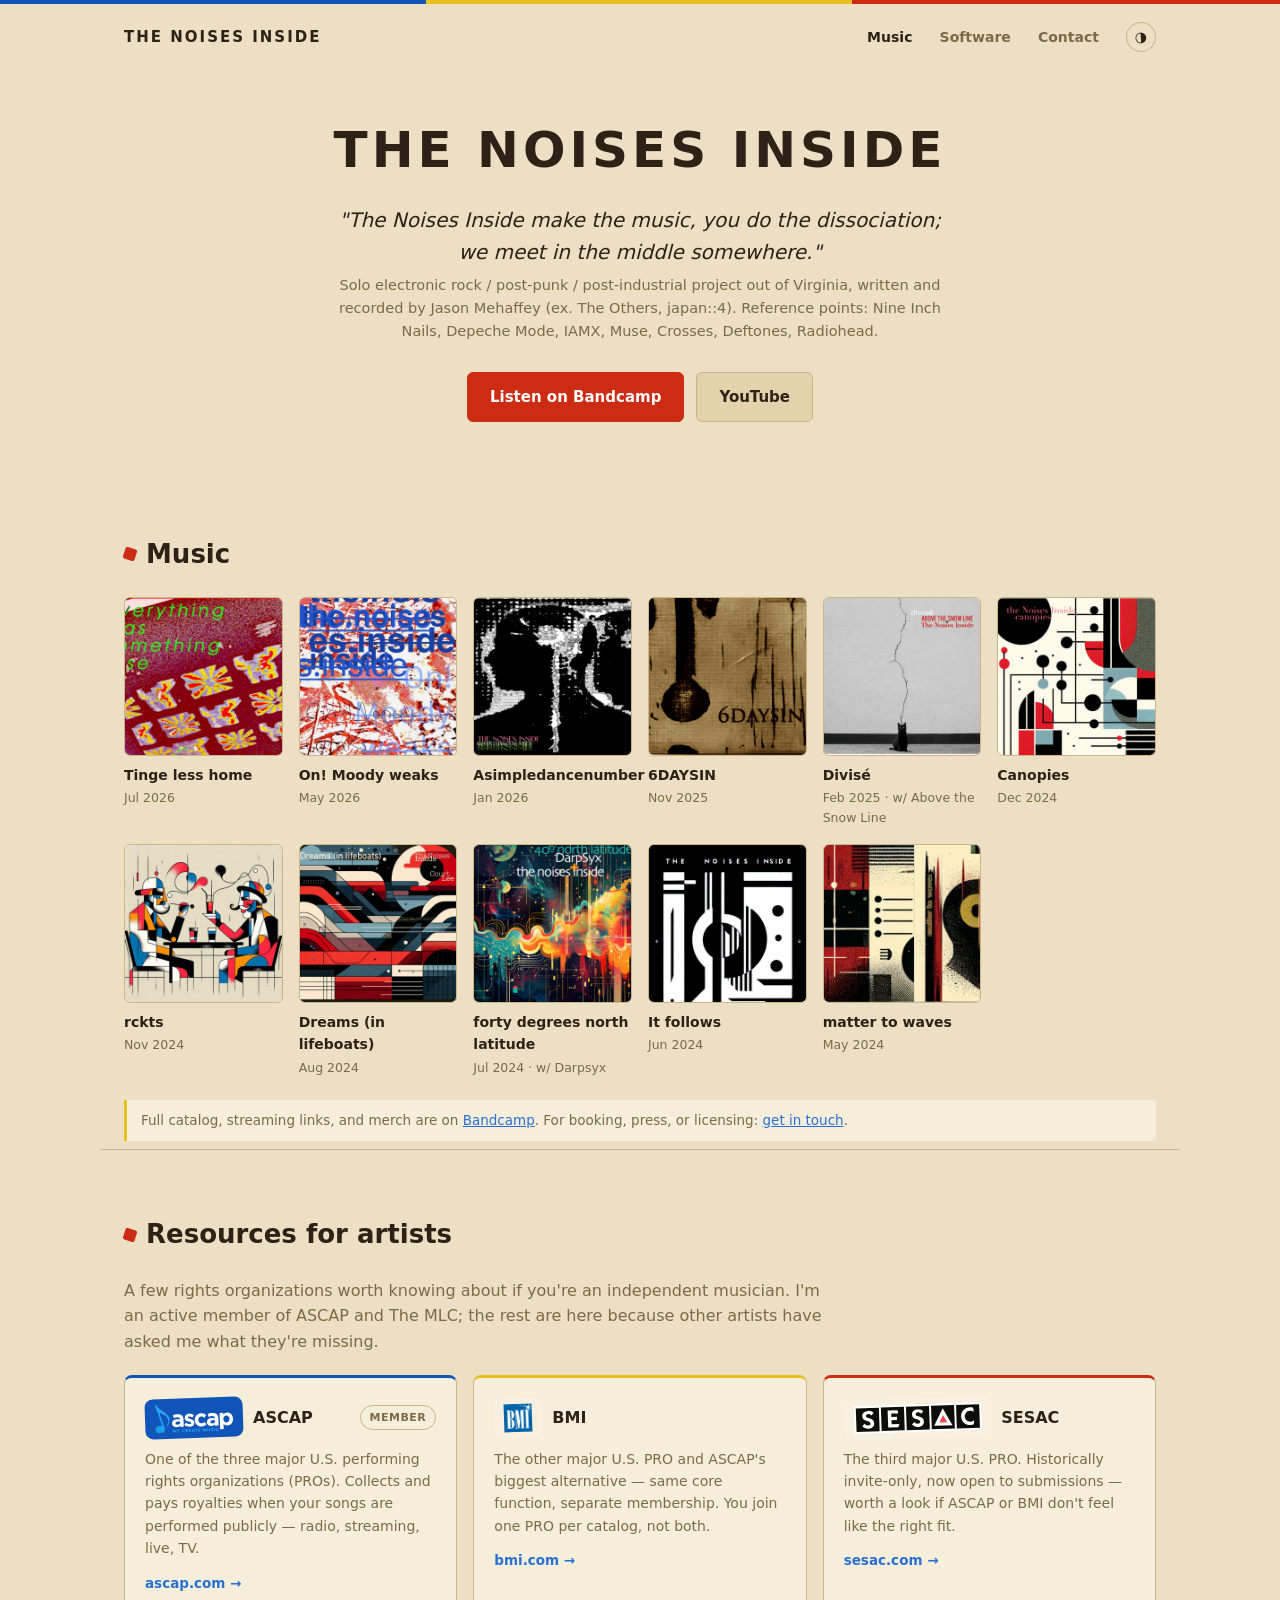
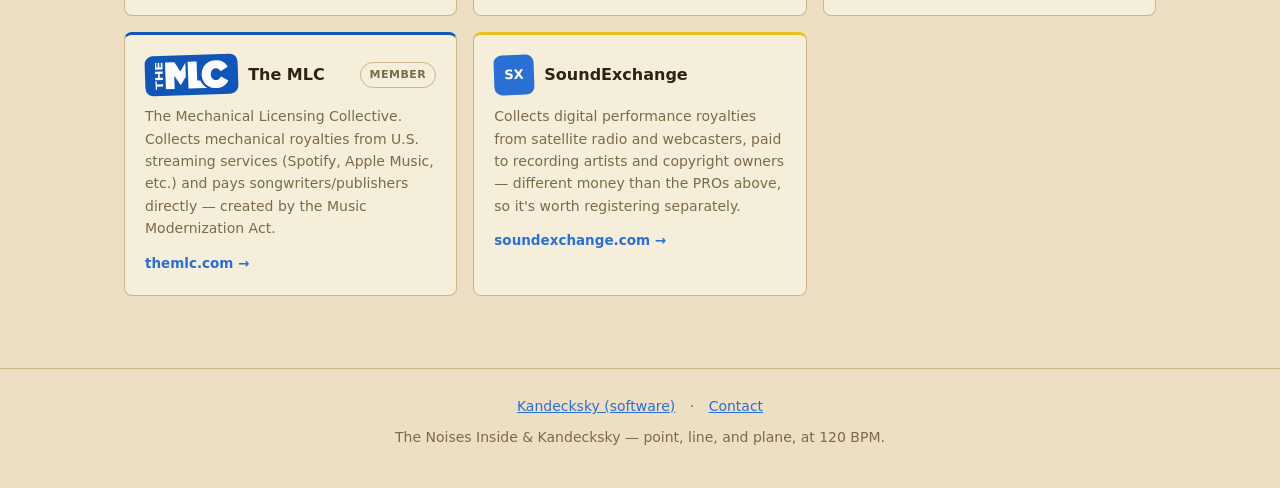
<file: index.html>
<!DOCTYPE html>
<html lang="en">
<head>
  <meta charset="UTF-8">
  <meta name="viewport" content="width=device-width, initial-scale=1.0">
  <title>The Noises Inside — music</title>
  <meta name="description" content="The Noises Inside: solo electronic rock / post-punk / post-industrial project by Jason Mehaffey. Also home of Kandecksky, a live-performance clip launcher and granular instrument.">
  <link rel="icon" href="favicon.svg" type="image/svg+xml">
  <link rel="icon" href="favicon-32.png" sizes="32x32" type="image/png">
  <link rel="apple-touch-icon" href="apple-touch-icon.png">
  <link rel="stylesheet" href="assets/site.css">
  <script>
    (function () {
      var saved = localStorage.getItem('theme');
      var theme = saved || (matchMedia('(prefers-color-scheme: light)').matches ? 'light' : 'dark');
      document.documentElement.setAttribute('data-theme', theme);
    })();
  </script>
</head>
<body>

<div class="tri-stripe"></div>

<nav class="topnav">
  <a class="brand" href="index.html">The Noises Inside</a>
  <div class="links">
    <a href="index.html" aria-current="page">Music</a>
    <a href="kandecksky.html">Software</a>
    <a href="contact.html">Contact</a>
    <button class="theme-toggle" id="themeToggle" type="button" aria-label="Toggle light/dark theme">◐</button>
  </div>
</nav>

<header class="band-hero" id="home">
  <h1>The Noises Inside</h1>
  <p class="tagline">"The Noises Inside make the music, you do the dissociation; we meet in the middle somewhere."</p>
  <p class="sub">Solo electronic rock / post-punk / post-industrial project out of Virginia, written and
    recorded by Jason Mehaffey (ex. The Others, japan::4). Reference points: Nine Inch Nails, Depeche
    Mode, IAMX, Muse, Crosses, Deftones, Radiohead.</p>
  <div class="cta-row">
    <a class="btn tni" href="https://thenoisesinside.bandcamp.com" target="_blank" rel="noopener">Listen on Bandcamp</a>
    <a class="btn ghost" href="https://youtube.com/@thenoisesinside" target="_blank" rel="noopener">YouTube</a>
  </div>
</header>

<section id="music">
  <h2>Music</h2>
  <div class="discog">
    <a href="https://thenoisesinside.bandcamp.com/album/tinge-less-home" target="_blank" rel="noopener">
      <img class="art" src="assets/discog/tinge-less-home.jpg" alt="Tinge less home cover art" loading="lazy">
      <span class="title">Tinge less home</span><span class="year">Jul 2026</span>
    </a>
    <a href="https://thenoisesinside.bandcamp.com/album/on-moody-weaks" target="_blank" rel="noopener">
      <img class="art" src="assets/discog/on-moody-weaks.jpg" alt="On! Moody weaks cover art" loading="lazy">
      <span class="title">On! Moody weaks</span><span class="year">May 2026</span>
    </a>
    <a href="https://thenoisesinside.bandcamp.com/track/asimpledancenumber" target="_blank" rel="noopener">
      <img class="art" src="assets/discog/asimpledancenumber.jpg" alt="Asimpledancenumber cover art" loading="lazy">
      <span class="title">Asimpledancenumber</span><span class="year">Jan 2026</span>
    </a>
    <a href="https://thenoisesinside.bandcamp.com/album/6daysin" target="_blank" rel="noopener">
      <img class="art" src="assets/discog/6daysin.jpg" alt="6DAYSIN cover art" loading="lazy">
      <span class="title">6DAYSIN</span><span class="year">Nov 2025</span>
    </a>
    <a href="https://abovethesnowline.bandcamp.com/album/divis-ep" target="_blank" rel="noopener">
      <img class="art" src="assets/discog/divise.jpg" alt="Divisé cover art" loading="lazy">
      <span class="title">Divisé</span><span class="year">Feb 2025 · w/ Above the Snow Line</span>
    </a>
    <a href="https://thenoisesinside.bandcamp.com/track/canopies" target="_blank" rel="noopener">
      <img class="art" src="assets/discog/canopies.jpg" alt="Canopies cover art" loading="lazy">
      <span class="title">Canopies</span><span class="year">Dec 2024</span>
    </a>
    <a href="https://thenoisesinside.bandcamp.com/track/rckts" target="_blank" rel="noopener">
      <img class="art" src="assets/discog/rckts.jpg" alt="rckts cover art" loading="lazy">
      <span class="title">rckts</span><span class="year">Nov 2024</span>
    </a>
    <a href="https://thenoisesinside.bandcamp.com/track/dreams-in-lifeboats" target="_blank" rel="noopener">
      <img class="art" src="assets/discog/dreams-in-lifeboats.jpg" alt="Dreams (in lifeboats) cover art" loading="lazy">
      <span class="title">Dreams (in lifeboats)</span><span class="year">Aug 2024</span>
    </a>
    <a href="https://thenoisesinside.bandcamp.com/track/forty-degrees-north-latitude" target="_blank" rel="noopener">
      <img class="art" src="assets/discog/forty-degrees-north-latitude.jpg" alt="forty degrees north latitude cover art" loading="lazy">
      <span class="title">forty degrees north latitude</span><span class="year">Jul 2024 · w/ Darpsyx</span>
    </a>
    <a href="https://thenoisesinside.bandcamp.com/album/it-follows" target="_blank" rel="noopener">
      <img class="art" src="assets/discog/it-follows.jpg" alt="It follows cover art" loading="lazy">
      <span class="title">It follows</span><span class="year">Jun 2024</span>
    </a>
    <a href="https://thenoisesinside.bandcamp.com/album/matter-to-waves" target="_blank" rel="noopener">
      <img class="art" src="assets/discog/matter-to-waves.jpg" alt="matter to waves cover art" loading="lazy">
      <span class="title">matter to waves</span><span class="year">May 2024</span>
    </a>
  </div>
  <p class="dl-note" style="margin-top:22px">
    Full catalog, streaming links, and merch are on
    <a href="https://thenoisesinside.bandcamp.com" target="_blank" rel="noopener">Bandcamp</a>.
    For booking, press, or licensing: <a href="contact.html">get in touch</a>.
  </p>
</section>

<section class="divider" id="resources">
  <h2>Resources for artists</h2>
  <p style="max-width:720px; color:var(--muted); margin-bottom:20px">
    A few rights organizations worth knowing about if you're an independent
    musician. I'm an active member of ASCAP and The MLC; the rest are here
    because other artists have asked me what they're missing.
  </p>
  <div class="features">
    <div class="card resource-card">
      <div class="icon-row">
        <div class="resource-logo" style="background:var(--k-blue)"><img src="assets/resources/ascap.svg" alt="ASCAP logo"></div>
        <h3 style="margin:0">ASCAP</h3>
        <span class="member-tag">Member</span>
      </div>
      <p>One of the three major U.S. performing rights organizations (PROs).
      Collects and pays royalties when your songs are performed publicly —
      radio, streaming, live, TV.</p>
      <a href="https://www.ascap.com/" target="_blank" rel="noopener">ascap.com →</a>
    </div>
    <div class="card resource-card">
      <div class="icon-row">
        <div class="resource-logo" style="background:#f7f0e0"><img src="assets/resources/bmi.png" alt="BMI logo"></div>
        <h3 style="margin:0">BMI</h3>
      </div>
      <p>The other major U.S. PRO and ASCAP's biggest alternative — same core
      function, separate membership. You join one PRO per catalog, not both.</p>
      <a href="https://www.bmi.com/" target="_blank" rel="noopener">bmi.com →</a>
    </div>
    <div class="card resource-card">
      <div class="icon-row">
        <div class="resource-logo" style="background:#f7f0e0"><img src="assets/resources/sesac.svg" alt="SESAC logo"></div>
        <h3 style="margin:0">SESAC</h3>
      </div>
      <p>The third major U.S. PRO. Historically invite-only, now open to
      submissions — worth a look if ASCAP or BMI don't feel like the right
      fit.</p>
      <a href="https://www.sesac.com/" target="_blank" rel="noopener">sesac.com →</a>
    </div>
    <div class="card resource-card">
      <div class="icon-row">
        <div class="resource-logo" style="background:var(--k-blue)"><img src="assets/resources/mlc.svg" alt="The MLC logo"></div>
        <h3 style="margin:0">The MLC</h3>
        <span class="member-tag">Member</span>
      </div>
      <p>The Mechanical Licensing Collective. Collects mechanical royalties
      from U.S. streaming services (Spotify, Apple Music, etc.) and pays
      songwriters/publishers directly — created by the Music Modernization Act.</p>
      <a href="https://www.themlc.com/" target="_blank" rel="noopener">themlc.com →</a>
    </div>
    <div class="card resource-card">
      <div class="icon-row">
        <div class="resource-logo" style="background:var(--accent); color:#fff; font-weight:800; font-size:13px">SX</div>
        <h3 style="margin:0">SoundExchange</h3>
      </div>
      <p>Collects digital performance royalties from satellite radio and
      webcasters, paid to recording artists and copyright owners — different
      money than the PROs above, so it's worth registering separately.</p>
      <a href="https://www.soundexchange.com/" target="_blank" rel="noopener">soundexchange.com →</a>
    </div>
  </div>
</section>

<footer>
  <div>
    <a href="kandecksky.html">Kandecksky (software)</a> ·
    <a href="contact.html">Contact</a>
  </div>
  <div style="margin-top:8px">The Noises Inside &amp; Kandecksky — point, line, and plane, at 120 BPM.</div>
</footer>

<script src="assets/site.js"></script>

</body>
</html>
</file>
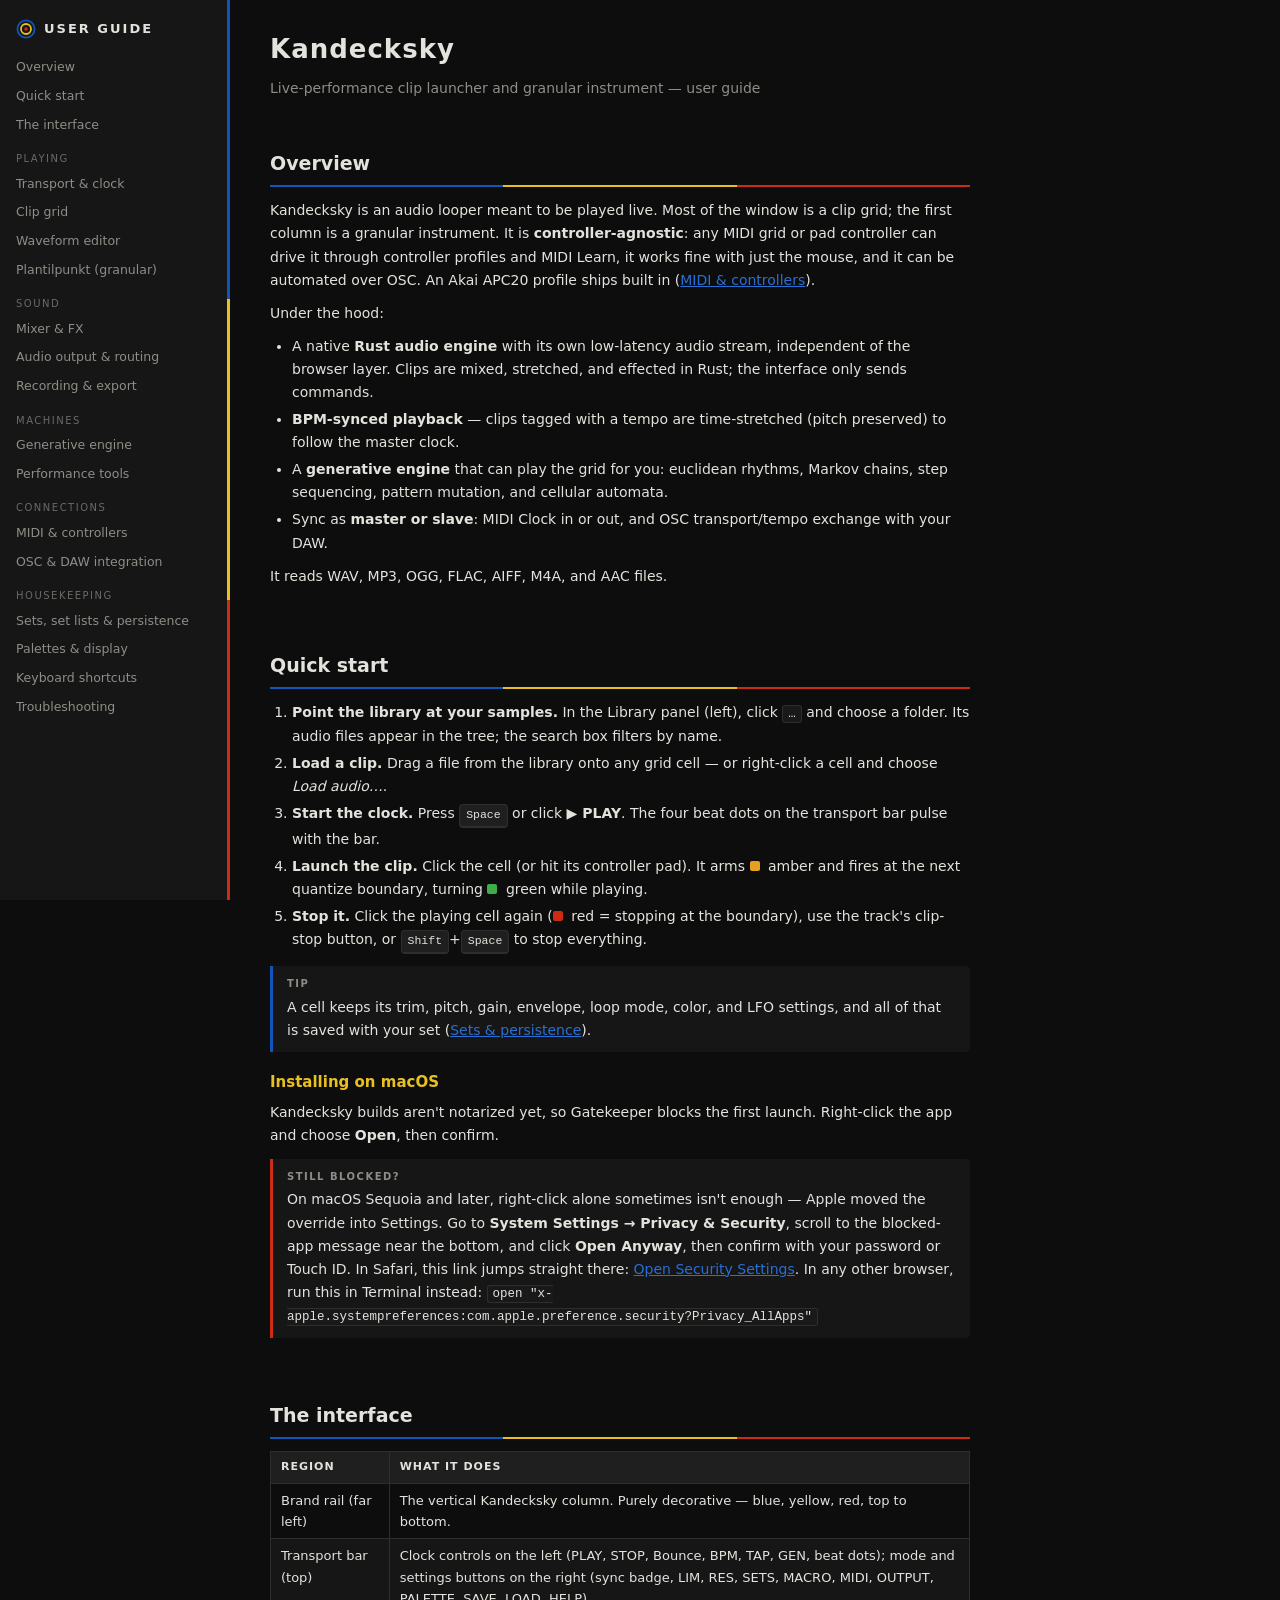
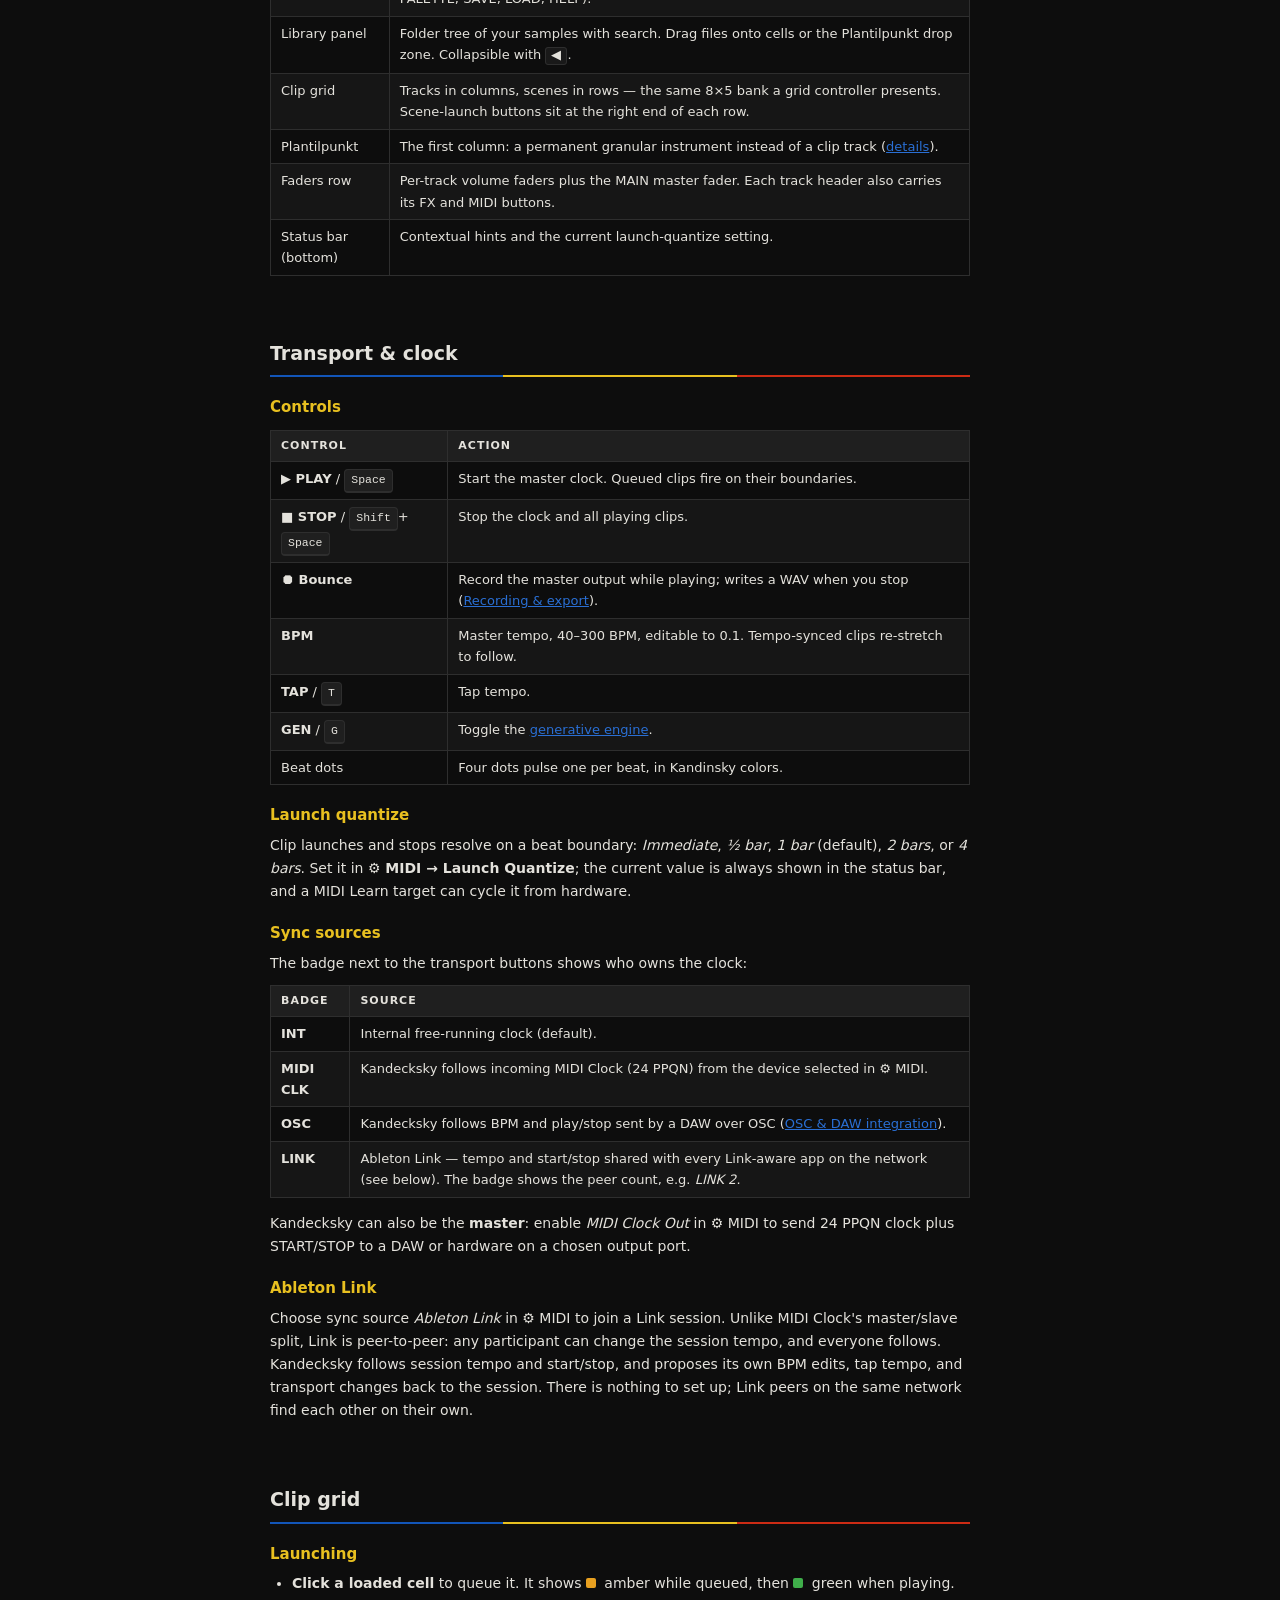
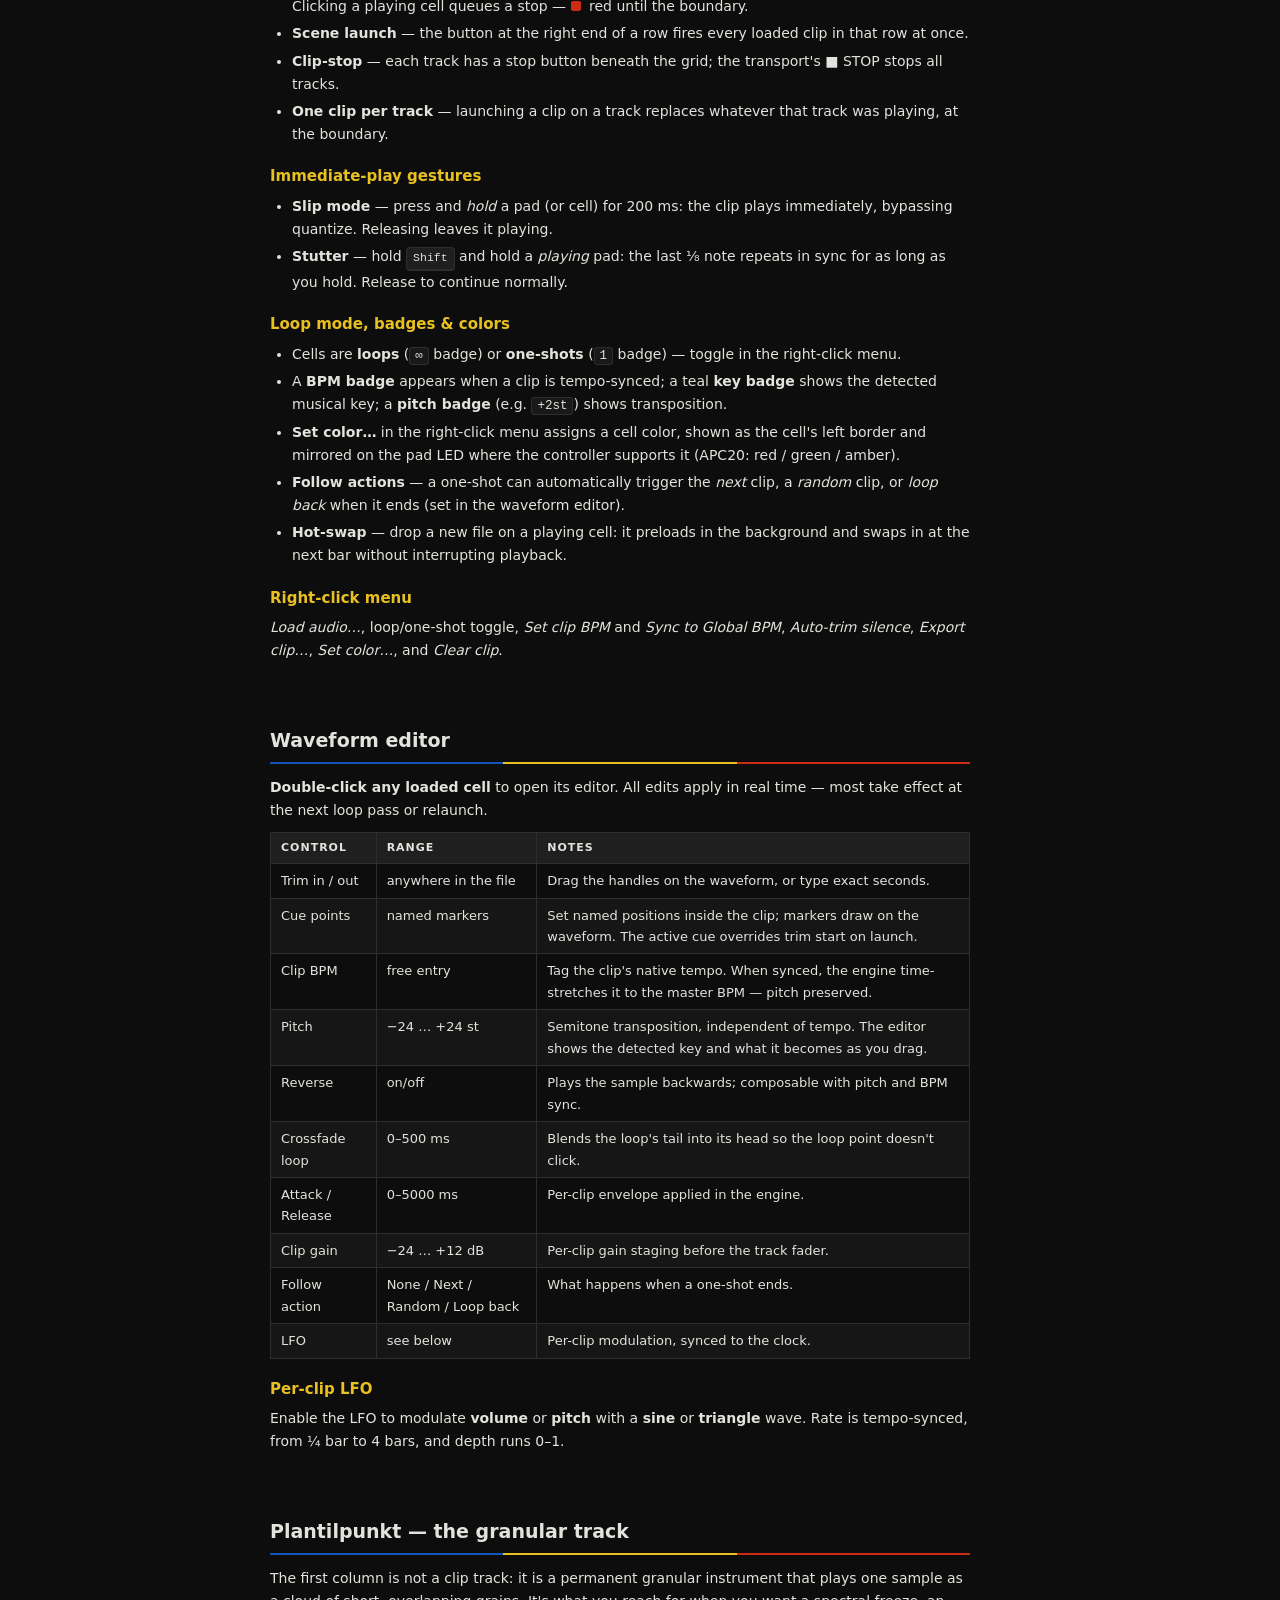
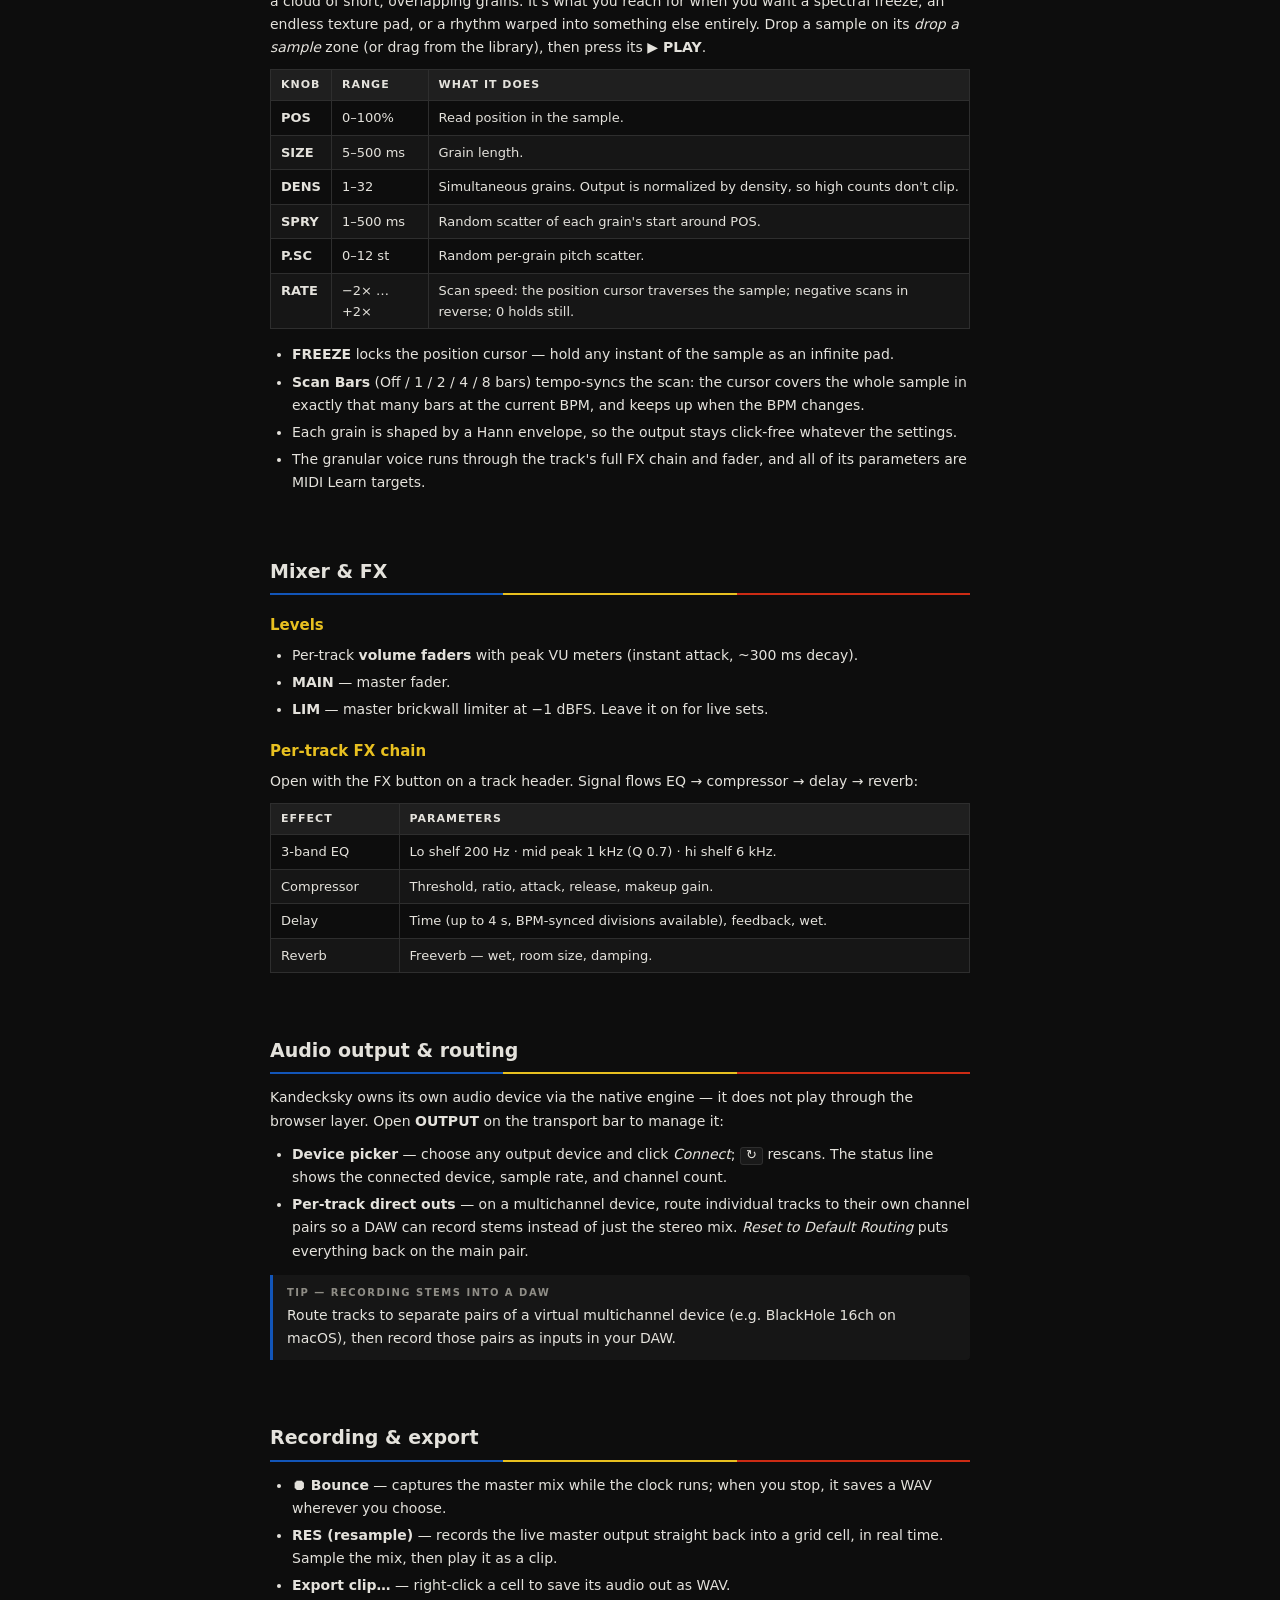
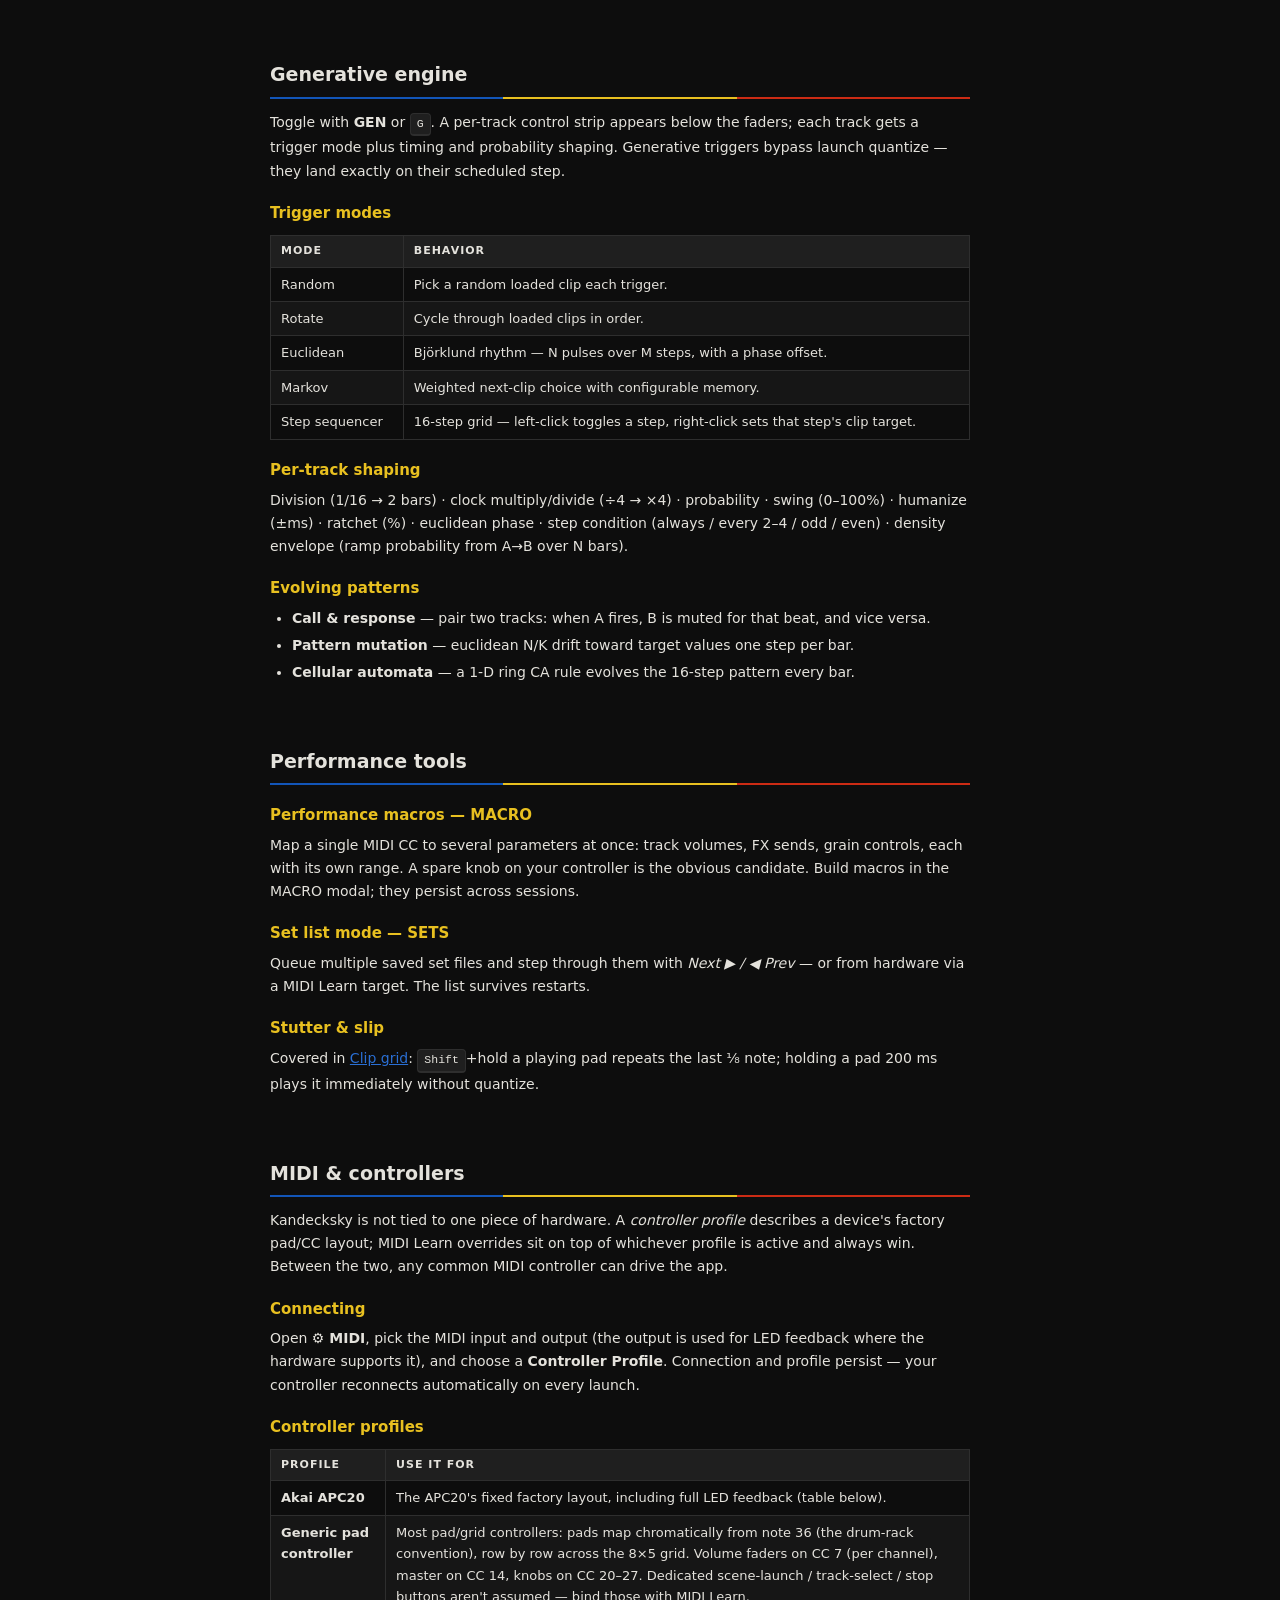
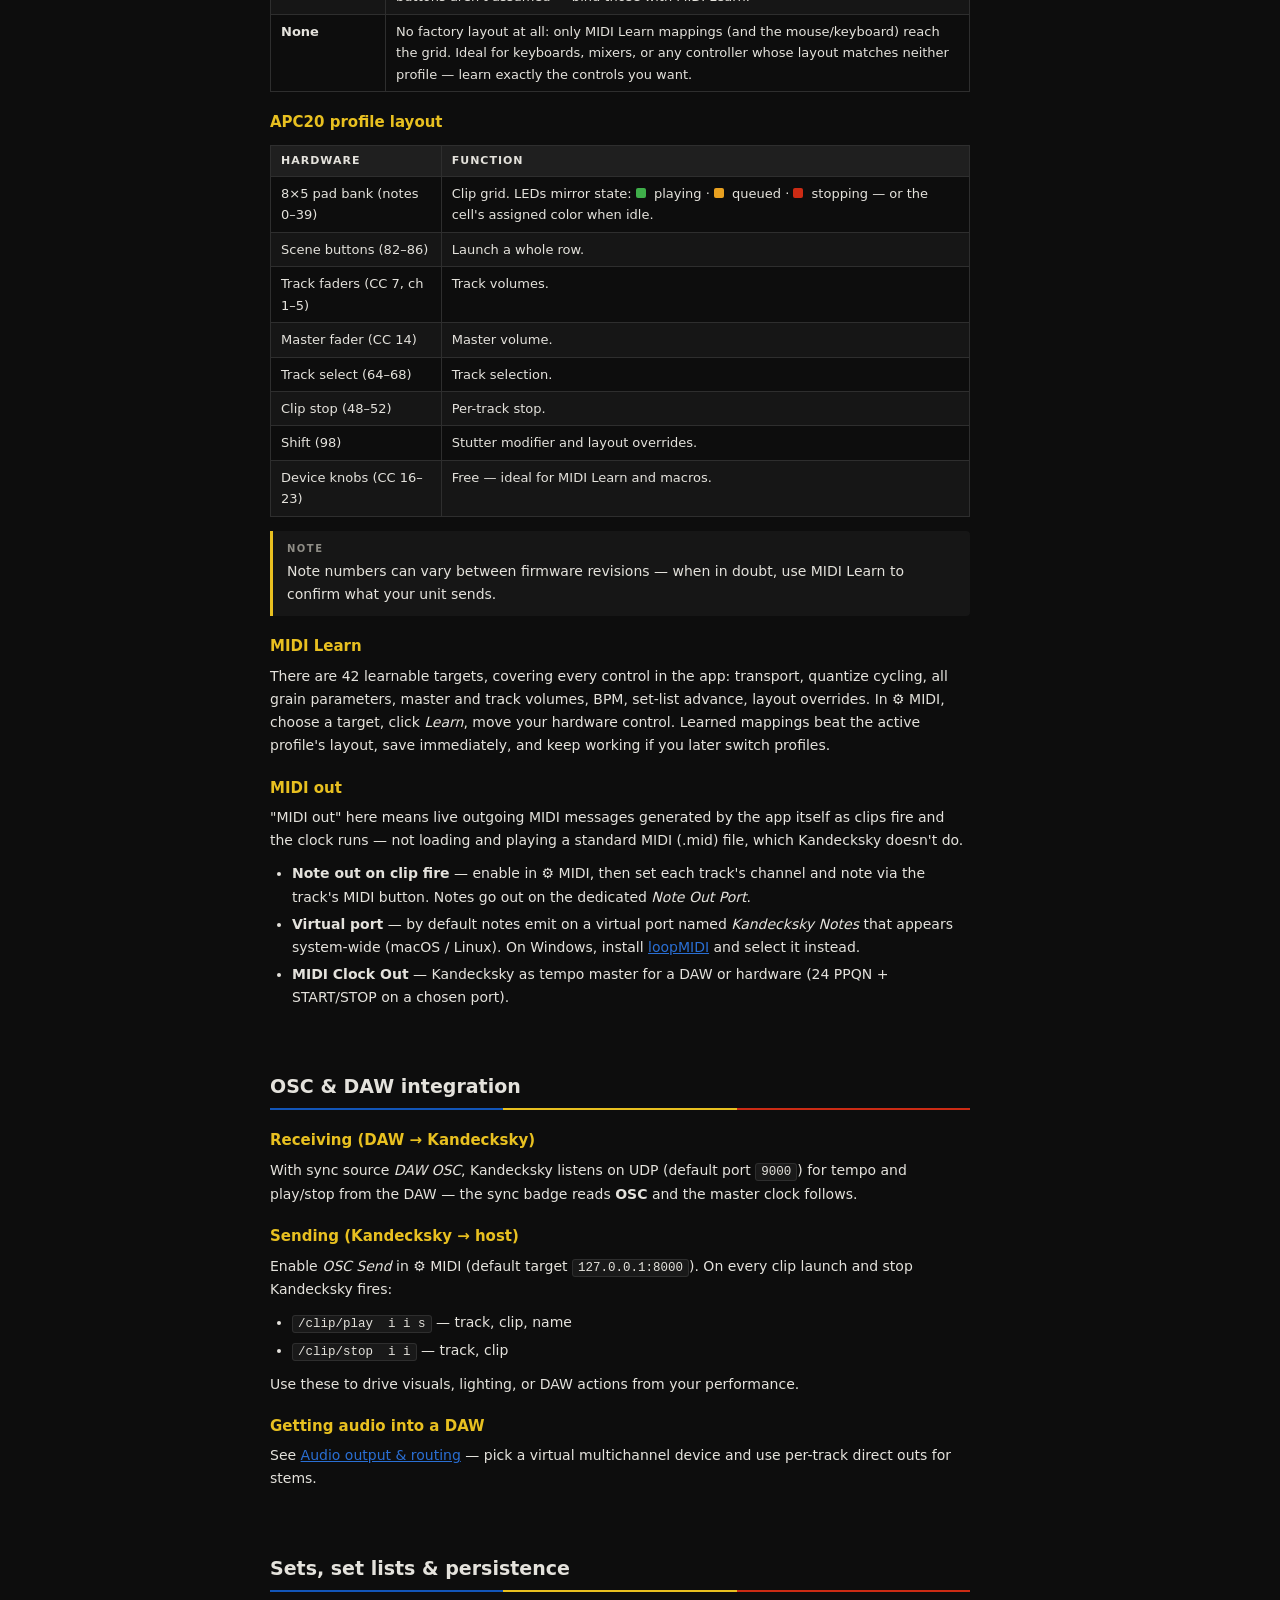
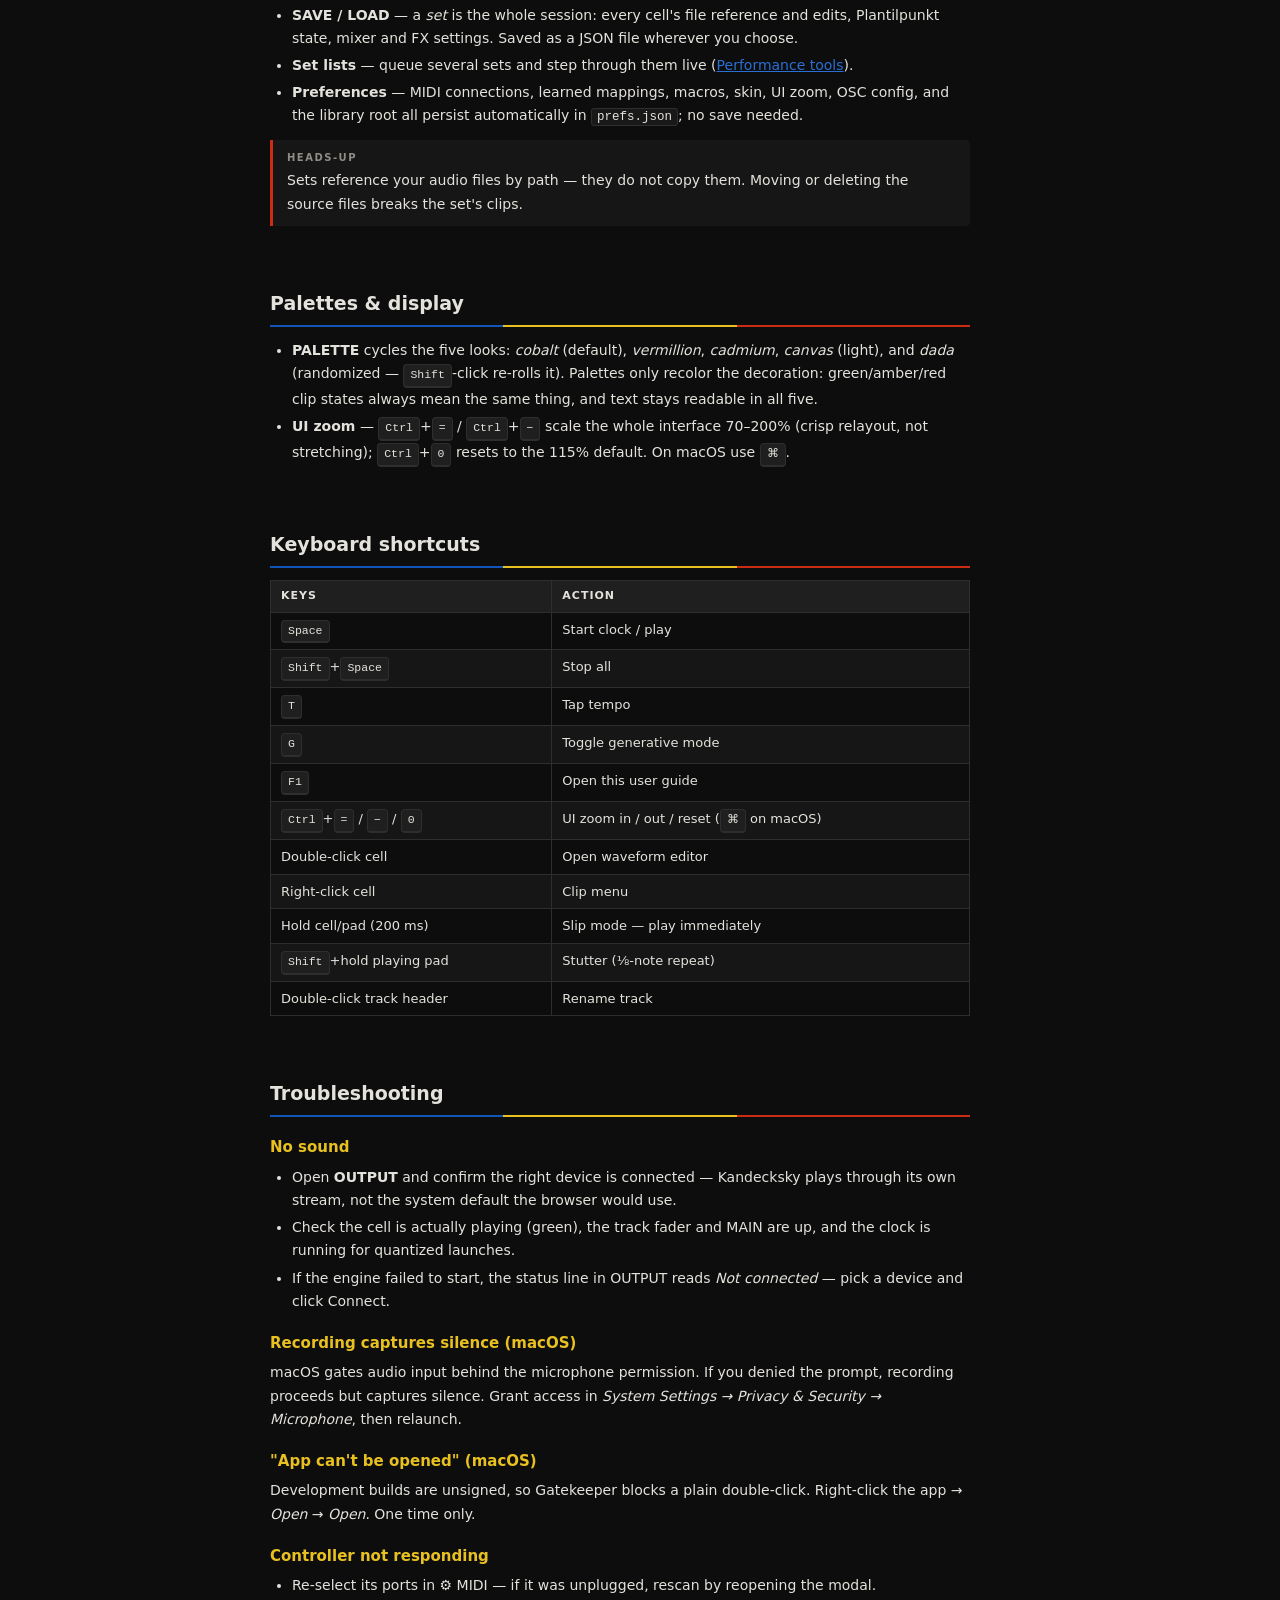
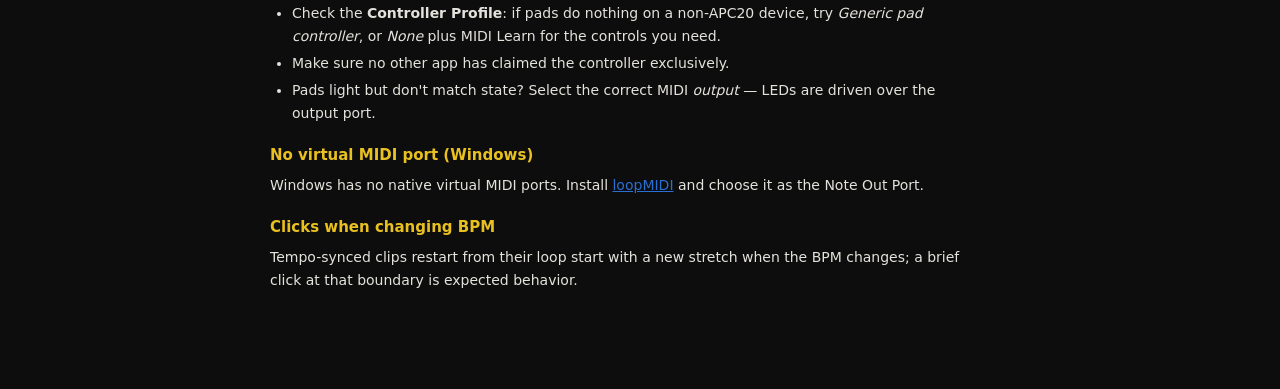
<file: guide/index.html>
<!DOCTYPE html>
<html lang="en">
<head>
  <meta charset="UTF-8">
  <meta name="viewport" content="width=device-width, initial-scale=1.0">
  <meta http-equiv="Content-Security-Policy"
    content="default-src 'self'; style-src 'self'; img-src 'self' data:">
  <title>Kandecksky User Guide</title>
  <link rel="icon" href="favicon.svg" type="image/svg+xml">
  <link rel="stylesheet" href="help.css">
</head>
<body>

<nav>
  <div class="nav-title">
    <svg width="20" height="20" viewBox="0 0 28 28">
      <circle cx="14" cy="14" r="12" fill="none" stroke="#1255b8" stroke-width="2.5"/>
      <circle cx="14" cy="14" r="7"  fill="none" stroke="#e8c020" stroke-width="2.5"/>
      <circle cx="14" cy="14" r="2.5" fill="#cc2b14"/>
    </svg>
    User Guide
  </div>
  <a href="#overview">Overview</a>
  <a href="#quick-start">Quick start</a>
  <a href="#interface">The interface</a>
  <div class="nav-group">Playing</div>
  <a href="#transport">Transport &amp; clock</a>
  <a href="#clip-grid">Clip grid</a>
  <a href="#waveform-editor">Waveform editor</a>
  <a href="#plantilpunkt">Plantilpunkt (granular)</a>
  <div class="nav-group">Sound</div>
  <a href="#mixer-fx">Mixer &amp; FX</a>
  <a href="#audio-output">Audio output &amp; routing</a>
  <a href="#record-export">Recording &amp; export</a>
  <div class="nav-group">Machines</div>
  <a href="#generative">Generative engine</a>
  <a href="#performance">Performance tools</a>
  <div class="nav-group">Connections</div>
  <a href="#midi">MIDI &amp; controllers</a>
  <a href="#osc">OSC &amp; DAW integration</a>
  <div class="nav-group">Housekeeping</div>
  <a href="#sets">Sets, set lists &amp; persistence</a>
  <a href="#appearance">Palettes &amp; display</a>
  <a href="#shortcuts">Keyboard shortcuts</a>
  <a href="#troubleshooting">Troubleshooting</a>
</nav>

<main>
  <h1>Kandecksky</h1>
  <p class="subtitle">Live-performance clip launcher and granular instrument — user guide</p>

  <section id="overview">
    <h2>Overview</h2>
    <p>
      Kandecksky is an audio looper meant to be played live. Most of the
      window is a clip grid; the first column is a granular instrument. It is
      <strong>controller-agnostic</strong>: any MIDI grid or pad controller
      can drive it through controller profiles and MIDI Learn, it works fine
      with just the mouse, and it can be automated over OSC. An Akai APC20
      profile ships built in (<a href="#midi">MIDI &amp; controllers</a>).
    </p>
    <p>Under the hood:</p>
    <ul>
      <li>A native <strong>Rust audio engine</strong> with its own low-latency
        audio stream, independent of the browser layer. Clips are mixed,
        stretched, and effected in Rust; the interface only sends commands.</li>
      <li><strong>BPM-synced playback</strong> — clips tagged with a tempo are
        time-stretched (pitch preserved) to follow the master clock.</li>
      <li>A <strong>generative engine</strong> that can play the grid for you:
        euclidean rhythms, Markov chains, step sequencing, pattern mutation,
        and cellular automata.</li>
      <li>Sync as <strong>master or slave</strong>: MIDI Clock in or out, and
        OSC transport/tempo exchange with your DAW.</li>
    </ul>
    <p>
      It reads WAV, MP3, OGG, FLAC, AIFF, M4A, and AAC files.
    </p>
  </section>

  <section id="quick-start">
    <h2>Quick start</h2>
    <ol>
      <li><strong>Point the library at your samples.</strong> In the Library
        panel (left), click <code>…</code> and choose a folder. Its audio files
        appear in the tree; the search box filters by name.</li>
      <li><strong>Load a clip.</strong> Drag a file from the library onto any
        grid cell — or right-click a cell and choose
        <em>Load audio…</em>.</li>
      <li><strong>Start the clock.</strong> Press <kbd>Space</kbd> or click
        <strong>▶ PLAY</strong>. The four beat dots on the transport bar pulse
        with the bar.</li>
      <li><strong>Launch the clip.</strong> Click the cell (or hit its
        controller pad). It arms <span class="state amber"></span> amber and fires at the
        next quantize boundary, turning <span class="state green"></span> green
        while playing.</li>
      <li><strong>Stop it.</strong> Click the playing cell again
        (<span class="state red"></span> red = stopping at the boundary), use
        the track's clip-stop button, or <kbd>Shift</kbd>+<kbd>Space</kbd> to
        stop everything.</li>
    </ol>
    <div class="callout tip">
      <span class="label">Tip</span>
      A cell keeps its trim, pitch, gain, envelope, loop mode, color, and LFO
      settings, and all of that is saved with your set
      (<a href="#sets">Sets &amp; persistence</a>).
    </div>

    <h3>Installing on macOS</h3>
    <p>Kandecksky builds aren't notarized yet, so Gatekeeper blocks the first
      launch. Right-click the app and choose <strong>Open</strong>, then
      confirm.</p>
    <div class="callout warn">
      <span class="label">Still blocked?</span>
      On macOS Sequoia and later, right-click alone sometimes isn't enough —
      Apple moved the override into Settings. Go to
      <strong>System Settings → Privacy &amp; Security</strong>, scroll to the
      blocked-app message near the bottom, and click <strong>Open
      Anyway</strong>, then confirm with your password or Touch ID.
      In Safari, this link jumps straight there:
      <a href="x-apple.systempreferences:com.apple.preference.security?Privacy_AllApps">Open Security Settings</a>.
      In any other browser, run this in Terminal instead:
      <code>open "x-apple.systempreferences:com.apple.preference.security?Privacy_AllApps"</code>
    </div>
  </section>

  <section id="interface">
    <h2>The interface</h2>
    <table>
      <thead><tr><th>Region</th><th>What it does</th></tr></thead>
      <tbody>
        <tr><td>Brand rail (far left)</td>
          <td>The vertical Kandecksky column. Purely decorative — blue, yellow,
          red, top to bottom.</td></tr>
        <tr><td>Transport bar (top)</td>
          <td>Clock controls on the left (PLAY, STOP, Bounce, BPM, TAP, GEN,
          beat dots); mode and settings buttons on the right (sync badge, LIM,
          RES, SETS, MACRO, MIDI, OUTPUT, PALETTE, SAVE, LOAD, HELP).</td></tr>
        <tr><td>Library panel</td>
          <td>Folder tree of your samples with search. Drag files onto cells or
          the Plantilpunkt drop zone. Collapsible with <code>◀</code>.</td></tr>
        <tr><td>Clip grid</td>
          <td>Tracks in columns, scenes in rows — the same 8×5 bank a grid
          controller presents. Scene-launch buttons sit at the right end of
          each row.</td></tr>
        <tr><td>Plantilpunkt</td>
          <td>The first column: a permanent granular instrument instead of a
          clip track (<a href="#plantilpunkt">details</a>).</td></tr>
        <tr><td>Faders row</td>
          <td>Per-track volume faders plus the MAIN master fader. Each track
          header also carries its FX and MIDI buttons.</td></tr>
        <tr><td>Status bar (bottom)</td>
          <td>Contextual hints and the current launch-quantize setting.</td></tr>
      </tbody>
    </table>
  </section>

  <section id="transport">
    <h2>Transport &amp; clock</h2>
    <h3>Controls</h3>
    <table>
      <thead><tr><th>Control</th><th>Action</th></tr></thead>
      <tbody>
        <tr><td><strong>▶ PLAY</strong> / <kbd>Space</kbd></td>
          <td>Start the master clock. Queued clips fire on their boundaries.</td></tr>
        <tr><td><strong>■ STOP</strong> / <kbd>Shift</kbd>+<kbd>Space</kbd></td>
          <td>Stop the clock and all playing clips.</td></tr>
        <tr><td><strong>⏺ Bounce</strong></td>
          <td>Record the master output while playing; writes a WAV when you
          stop (<a href="#record-export">Recording &amp; export</a>).</td></tr>
        <tr><td><strong>BPM</strong></td>
          <td>Master tempo, 40–300 BPM, editable to 0.1. Tempo-synced clips
          re-stretch to follow.</td></tr>
        <tr><td><strong>TAP</strong> / <kbd>T</kbd></td>
          <td>Tap tempo.</td></tr>
        <tr><td><strong>GEN</strong> / <kbd>G</kbd></td>
          <td>Toggle the <a href="#generative">generative engine</a>.</td></tr>
        <tr><td>Beat dots</td>
          <td>Four dots pulse one per beat, in Kandinsky colors.</td></tr>
      </tbody>
    </table>

    <h3>Launch quantize</h3>
    <p>
      Clip launches and stops resolve on a beat boundary:
      <em>Immediate</em>, <em>½ bar</em>, <em>1 bar</em> (default),
      <em>2 bars</em>, or <em>4 bars</em>. Set it in
      <strong>⚙ MIDI → Launch Quantize</strong>; the current value is always
      shown in the status bar, and a MIDI Learn target can cycle it from
      hardware.
    </p>

    <h3>Sync sources</h3>
    <p>The badge next to the transport buttons shows who owns the clock:</p>
    <table>
      <thead><tr><th>Badge</th><th>Source</th></tr></thead>
      <tbody>
        <tr><td><strong>INT</strong></td>
          <td>Internal free-running clock (default).</td></tr>
        <tr><td><strong>MIDI CLK</strong></td>
          <td>Kandecksky follows incoming MIDI Clock (24 PPQN) from the device
          selected in ⚙ MIDI.</td></tr>
        <tr><td><strong>OSC</strong></td>
          <td>Kandecksky follows BPM and play/stop sent by a DAW over OSC
          (<a href="#osc">OSC &amp; DAW integration</a>).</td></tr>
        <tr><td><strong>LINK</strong></td>
          <td>Ableton Link — tempo and start/stop shared with every Link-aware
          app on the network (see below). The badge shows the peer count,
          e.g. <em>LINK 2</em>.</td></tr>
      </tbody>
    </table>
    <p>
      Kandecksky can also be the <strong>master</strong>: enable
      <em>MIDI Clock Out</em> in ⚙ MIDI to send 24 PPQN clock plus
      START/STOP to a DAW or hardware on a chosen output port.
    </p>
    <h3>Ableton Link</h3>
    <p>
      Choose sync source <em>Ableton Link</em> in ⚙ MIDI to join a Link
      session. Unlike MIDI Clock's master/slave split, Link is peer-to-peer:
      any participant can change the session tempo, and everyone follows.
      Kandecksky follows session tempo and start/stop, and proposes its own
      BPM edits, tap tempo, and transport changes back to the session. There
      is nothing to set up; Link peers on the same network find each other on
      their own.
    </p>
  </section>

  <section id="clip-grid">
    <h2>Clip grid</h2>
    <h3>Launching</h3>
    <ul>
      <li><strong>Click a loaded cell</strong> to queue it. It shows
        <span class="state amber"></span> amber while queued, then
        <span class="state green"></span> green when playing. Clicking a
        playing cell queues a stop — <span class="state red"></span> red until
        the boundary.</li>
      <li><strong>Scene launch</strong> — the button at the right end of a row
        fires every loaded clip in that row at once.</li>
      <li><strong>Clip-stop</strong> — each track has a stop button beneath the
        grid; the transport's ■ STOP stops all tracks.</li>
      <li><strong>One clip per track</strong> — launching a clip on a track
        replaces whatever that track was playing, at the boundary.</li>
    </ul>

    <h3>Immediate-play gestures</h3>
    <ul>
      <li><strong>Slip mode</strong> — press and <em>hold</em> a pad (or cell)
        for 200&nbsp;ms: the clip plays immediately, bypassing quantize.
        Releasing leaves it playing.</li>
      <li><strong>Stutter</strong> — hold <kbd>Shift</kbd> and hold a
        <em>playing</em> pad: the last ⅛&nbsp;note repeats in sync for as long
        as you hold. Release to continue normally.</li>
    </ul>

    <h3>Loop mode, badges &amp; colors</h3>
    <ul>
      <li>Cells are <strong>loops</strong> (<code>∞</code> badge) or
        <strong>one-shots</strong> (<code>1</code> badge) — toggle in the
        right-click menu.</li>
      <li>A <strong>BPM badge</strong> appears when a clip is tempo-synced; a
        teal <strong>key badge</strong> shows the detected musical key; a
        <strong>pitch badge</strong> (e.g. <code>+2st</code>) shows transposition.</li>
      <li><strong>Set color…</strong> in the right-click menu assigns a cell
        color, shown as the cell's left border and mirrored on the pad LED
        where the controller supports it (APC20: red / green / amber).</li>
      <li><strong>Follow actions</strong> — a one-shot can automatically
        trigger the <em>next</em> clip, a <em>random</em> clip, or <em>loop
        back</em> when it ends (set in the waveform editor).</li>
      <li><strong>Hot-swap</strong> — drop a new file on a playing cell: it
        preloads in the background and swaps in at the next bar without
        interrupting playback.</li>
    </ul>

    <h3>Right-click menu</h3>
    <p>
      <em>Load audio…</em>, loop/one-shot toggle, <em>Set clip BPM</em> and
      <em>Sync to Global BPM</em>, <em>Auto-trim silence</em>,
      <em>Export clip…</em>, <em>Set color…</em>, and <em>Clear clip</em>.
    </p>
  </section>

  <section id="waveform-editor">
    <h2>Waveform editor</h2>
    <p>
      <strong>Double-click any loaded cell</strong> to open its editor. All
      edits apply in real time — most take effect at the next loop pass or
      relaunch.
    </p>
    <table>
      <thead><tr><th>Control</th><th>Range</th><th>Notes</th></tr></thead>
      <tbody>
        <tr><td>Trim in / out</td><td>anywhere in the file</td>
          <td>Drag the handles on the waveform, or type exact seconds.</td></tr>
        <tr><td>Cue points</td><td>named markers</td>
          <td>Set named positions inside the clip; markers draw on the
          waveform. The active cue overrides trim start on launch.</td></tr>
        <tr><td>Clip BPM</td><td>free entry</td>
          <td>Tag the clip's native tempo. When synced, the engine
          time-stretches it to the master BPM — pitch preserved.</td></tr>
        <tr><td>Pitch</td><td>−24 … +24 st</td>
          <td>Semitone transposition, independent of tempo. The editor shows
          the detected key and what it becomes as you drag.</td></tr>
        <tr><td>Reverse</td><td>on/off</td>
          <td>Plays the sample backwards; composable with pitch and BPM sync.</td></tr>
        <tr><td>Crossfade loop</td><td>0–500 ms</td>
          <td>Blends the loop's tail into its head so the loop point
          doesn't click.</td></tr>
        <tr><td>Attack / Release</td><td>0–5000 ms</td>
          <td>Per-clip envelope applied in the engine.</td></tr>
        <tr><td>Clip gain</td><td>−24 … +12 dB</td>
          <td>Per-clip gain staging before the track fader.</td></tr>
        <tr><td>Follow action</td><td>None / Next / Random / Loop back</td>
          <td>What happens when a one-shot ends.</td></tr>
        <tr><td>LFO</td><td>see below</td>
          <td>Per-clip modulation, synced to the clock.</td></tr>
      </tbody>
    </table>
    <h3>Per-clip LFO</h3>
    <p>
      Enable the LFO to modulate <strong>volume</strong> or
      <strong>pitch</strong> with a <strong>sine</strong> or
      <strong>triangle</strong> wave. Rate is tempo-synced, from ¼ bar to
      4 bars, and depth runs 0–1.
    </p>
  </section>

  <section id="plantilpunkt">
    <h2>Plantilpunkt — the granular track</h2>
    <p>
      The first column is not a clip track: it is a permanent granular
      instrument that plays one sample as a cloud of short, overlapping grains.
      It's what you reach for when you want a spectral freeze, an endless
      texture pad, or a rhythm warped into something else entirely. Drop a
      sample on its <em>drop a sample</em> zone (or drag from the library),
      then press its <strong>▶ PLAY</strong>.
    </p>
    <table>
      <thead><tr><th>Knob</th><th>Range</th><th>What it does</th></tr></thead>
      <tbody>
        <tr><td><strong>POS</strong></td><td>0–100%</td>
          <td>Read position in the sample.</td></tr>
        <tr><td><strong>SIZE</strong></td><td>5–500 ms</td>
          <td>Grain length.</td></tr>
        <tr><td><strong>DENS</strong></td><td>1–32</td>
          <td>Simultaneous grains. Output is normalized by density, so high
          counts don't clip.</td></tr>
        <tr><td><strong>SPRY</strong></td><td>1–500 ms</td>
          <td>Random scatter of each grain's start around POS.</td></tr>
        <tr><td><strong>P.SC</strong></td><td>0–12 st</td>
          <td>Random per-grain pitch scatter.</td></tr>
        <tr><td><strong>RATE</strong></td><td>−2× … +2×</td>
          <td>Scan speed: the position cursor traverses the sample; negative
          scans in reverse; 0 holds still.</td></tr>
      </tbody>
    </table>
    <ul>
      <li><strong>FREEZE</strong> locks the position cursor — hold any instant
        of the sample as an infinite pad.</li>
      <li><strong>Scan Bars</strong> (Off / 1 / 2 / 4 / 8 bars) tempo-syncs the
        scan: the cursor covers the whole sample in exactly that many bars at
        the current BPM, and keeps up when the BPM changes.</li>
      <li>Each grain is shaped by a Hann envelope, so the output stays
        click-free whatever the settings.</li>
      <li>The granular voice runs through the track's full FX chain and fader,
        and all of its parameters are MIDI Learn targets.</li>
    </ul>
  </section>

  <section id="mixer-fx">
    <h2>Mixer &amp; FX</h2>
    <h3>Levels</h3>
    <ul>
      <li>Per-track <strong>volume faders</strong> with peak VU meters
        (instant attack, ~300 ms decay).</li>
      <li><strong>MAIN</strong> — master fader.</li>
      <li><strong>LIM</strong> — master brickwall limiter at −1 dBFS. Leave it
        on for live sets.</li>
    </ul>
    <h3>Per-track FX chain</h3>
    <p>Open with the FX button on a track header. Signal flows EQ → compressor
       → delay → reverb:</p>
    <table>
      <thead><tr><th>Effect</th><th>Parameters</th></tr></thead>
      <tbody>
        <tr><td>3-band EQ</td>
          <td>Lo shelf 200 Hz · mid peak 1 kHz (Q 0.7) · hi shelf 6 kHz.</td></tr>
        <tr><td>Compressor</td>
          <td>Threshold, ratio, attack, release, makeup gain.</td></tr>
        <tr><td>Delay</td>
          <td>Time (up to 4 s, BPM-synced divisions available), feedback, wet.</td></tr>
        <tr><td>Reverb</td>
          <td>Freeverb — wet, room size, damping.</td></tr>
      </tbody>
    </table>
  </section>

  <section id="audio-output">
    <h2>Audio output &amp; routing</h2>
    <p>
      Kandecksky owns its own audio device via the native engine — it does not
      play through the browser layer. Open <strong>OUTPUT</strong> on the
      transport bar to manage it:
    </p>
    <ul>
      <li><strong>Device picker</strong> — choose any output device and click
        <em>Connect</em>; <code>↻</code> rescans. The status line shows the
        connected device, sample rate, and channel count.</li>
      <li><strong>Per-track direct outs</strong> — on a multichannel device,
        route individual tracks to their own channel pairs so a DAW can record
        stems instead of just the stereo mix. <em>Reset to Default Routing</em>
        puts everything back on the main pair.</li>
    </ul>
    <div class="callout tip">
      <span class="label">Tip — recording stems into a DAW</span>
      Route tracks to separate pairs of a virtual multichannel device (e.g.
      BlackHole 16ch on macOS), then record those pairs as inputs in your DAW.
    </div>
  </section>

  <section id="record-export">
    <h2>Recording &amp; export</h2>
    <ul>
      <li><strong>⏺ Bounce</strong> — captures the master mix while the clock
        runs; when you stop, it saves a WAV wherever you choose.</li>
      <li><strong>RES (resample)</strong> — records the live master output
        straight back into a grid cell, in real time. Sample the mix, then play
        it as a clip.</li>
      <li><strong>Export clip…</strong> — right-click a cell to save its audio
        out as WAV.</li>
    </ul>
  </section>

  <section id="generative">
    <h2>Generative engine</h2>
    <p>
      Toggle with <strong>GEN</strong> or <kbd>G</kbd>. A per-track control
      strip appears below the faders; each track gets a trigger mode plus
      timing and probability shaping. Generative triggers bypass launch
      quantize — they land exactly on their scheduled step.
    </p>
    <h3>Trigger modes</h3>
    <table>
      <thead><tr><th>Mode</th><th>Behavior</th></tr></thead>
      <tbody>
        <tr><td>Random</td><td>Pick a random loaded clip each trigger.</td></tr>
        <tr><td>Rotate</td><td>Cycle through loaded clips in order.</td></tr>
        <tr><td>Euclidean</td><td>Björklund rhythm — N pulses over M steps,
          with a phase offset.</td></tr>
        <tr><td>Markov</td><td>Weighted next-clip choice with configurable
          memory.</td></tr>
        <tr><td>Step sequencer</td><td>16-step grid — left-click toggles a
          step, right-click sets that step's clip target.</td></tr>
      </tbody>
    </table>
    <h3>Per-track shaping</h3>
    <p>
      Division (1/16 → 2 bars) · clock multiply/divide (÷4 → ×4) ·
      probability · swing (0–100%) · humanize (±ms) · ratchet (%) ·
      euclidean phase · step condition (always / every 2–4 / odd / even) ·
      density envelope (ramp probability from A→B over N bars).
    </p>
    <h3>Evolving patterns</h3>
    <ul>
      <li><strong>Call &amp; response</strong> — pair two tracks: when A fires,
        B is muted for that beat, and vice versa.</li>
      <li><strong>Pattern mutation</strong> — euclidean N/K drift toward target
        values one step per bar.</li>
      <li><strong>Cellular automata</strong> — a 1-D ring CA rule evolves the
        16-step pattern every bar.</li>
    </ul>
  </section>

  <section id="performance">
    <h2>Performance tools</h2>
    <h3>Performance macros — MACRO</h3>
    <p>
      Map a single MIDI CC to several parameters at once: track volumes, FX
      sends, grain controls, each with its own range. A spare knob on your
      controller is the obvious candidate. Build macros in the MACRO modal;
      they persist across sessions.
    </p>
    <h3>Set list mode — SETS</h3>
    <p>
      Queue multiple saved set files and step through them with
      <em>Next ▶ / ◀ Prev</em> — or from hardware via a MIDI Learn target. The
      list survives restarts.
    </p>
    <h3>Stutter &amp; slip</h3>
    <p>
      Covered in <a href="#clip-grid">Clip grid</a>: <kbd>Shift</kbd>+hold a
      playing pad repeats the last ⅛ note; holding a pad 200 ms plays it
      immediately without quantize.
    </p>
  </section>

  <section id="midi">
    <h2>MIDI &amp; controllers</h2>
    <p>
      Kandecksky is not tied to one piece of hardware. A <em>controller
      profile</em> describes a device's factory pad/CC layout; MIDI Learn
      overrides sit on top of whichever profile is active and always win.
      Between the two, any common MIDI controller can drive the app.
    </p>
    <h3>Connecting</h3>
    <p>
      Open <strong>⚙ MIDI</strong>, pick the MIDI input and output (the
      output is used for LED feedback where the hardware supports it), and
      choose a <strong>Controller Profile</strong>. Connection and profile
      persist — your controller reconnects automatically on every launch.
    </p>
    <h3>Controller profiles</h3>
    <table>
      <thead><tr><th>Profile</th><th>Use it for</th></tr></thead>
      <tbody>
        <tr><td><strong>Akai APC20</strong></td>
          <td>The APC20's fixed factory layout, including full LED feedback
          (table below).</td></tr>
        <tr><td><strong>Generic pad controller</strong></td>
          <td>Most pad/grid controllers: pads map chromatically from note 36
          (the drum-rack convention), row by row across the 8×5 grid. Volume
          faders on CC 7 (per channel), master on CC 14, knobs on CC 20–27.
          Dedicated scene-launch / track-select / stop buttons aren't assumed
          — bind those with MIDI Learn.</td></tr>
        <tr><td><strong>None</strong></td>
          <td>No factory layout at all: only MIDI Learn mappings (and the
          mouse/keyboard) reach the grid. Ideal for keyboards, mixers, or any
          controller whose layout matches neither profile — learn exactly the
          controls you want.</td></tr>
      </tbody>
    </table>
    <h3>APC20 profile layout</h3>
    <table>
      <thead><tr><th>Hardware</th><th>Function</th></tr></thead>
      <tbody>
        <tr><td>8×5 pad bank (notes 0–39)</td>
          <td>Clip grid. LEDs mirror state:
            <span class="state green"></span> playing ·
            <span class="state amber"></span> queued ·
            <span class="state red"></span> stopping — or the cell's assigned
            color when idle.</td></tr>
        <tr><td>Scene buttons (82–86)</td><td>Launch a whole row.</td></tr>
        <tr><td>Track faders (CC 7, ch 1–5)</td><td>Track volumes.</td></tr>
        <tr><td>Master fader (CC 14)</td><td>Master volume.</td></tr>
        <tr><td>Track select (64–68)</td><td>Track selection.</td></tr>
        <tr><td>Clip stop (48–52)</td><td>Per-track stop.</td></tr>
        <tr><td>Shift (98)</td><td>Stutter modifier and layout overrides.</td></tr>
        <tr><td>Device knobs (CC 16–23)</td>
          <td>Free — ideal for MIDI Learn and macros.</td></tr>
      </tbody>
    </table>
    <div class="callout">
      <span class="label">Note</span>
      Note numbers can vary between firmware revisions — when in doubt, use
      MIDI Learn to confirm what your unit sends.
    </div>
    <h3>MIDI Learn</h3>
    <p>
      There are 42 learnable targets, covering every control in the app:
      transport, quantize cycling, all grain parameters, master and track
      volumes, BPM, set-list advance, layout overrides. In ⚙ MIDI, choose a
      target, click <em>Learn</em>, move your hardware control. Learned
      mappings beat the active profile's layout, save immediately, and keep
      working if you later switch profiles.
    </p>
    <h3>MIDI out</h3>
    <p>
      "MIDI out" here means live outgoing MIDI messages generated by the
      app itself as clips fire and the clock runs — not loading and
      playing a standard MIDI (.mid) file, which Kandecksky doesn't do.
    </p>
    <ul>
      <li><strong>Note out on clip fire</strong> — enable in ⚙ MIDI, then set
        each track's channel and note via the track's MIDI button. Notes go
        out on the dedicated <em>Note Out Port</em>.</li>
      <li><strong>Virtual port</strong> — by default notes emit on a virtual
        port named <em>Kandecksky Notes</em> that appears system-wide (macOS /
        Linux). On Windows, install
        <a href="https://www.tobias-erichsen.de/software/loopmidi.html">loopMIDI</a>
        and select it instead.</li>
      <li><strong>MIDI Clock Out</strong> — Kandecksky as tempo master for a
        DAW or hardware (24 PPQN + START/STOP on a chosen port).</li>
    </ul>
  </section>

  <section id="osc">
    <h2>OSC &amp; DAW integration</h2>
    <h3>Receiving (DAW → Kandecksky)</h3>
    <p>
      With sync source <em>DAW OSC</em>, Kandecksky listens on UDP
      (default port <code>9000</code>) for tempo and play/stop from the DAW —
      the sync badge reads <strong>OSC</strong> and the master clock
      follows.
    </p>
    <h3>Sending (Kandecksky → host)</h3>
    <p>
      Enable <em>OSC Send</em> in ⚙ MIDI (default target
      <code>127.0.0.1:8000</code>). On every clip launch and stop Kandecksky
      fires:
    </p>
    <ul>
      <li><code>/clip/play&nbsp;&nbsp;i i s</code> — track, clip, name</li>
      <li><code>/clip/stop&nbsp;&nbsp;i i</code> — track, clip</li>
    </ul>
    <p>
      Use these to drive visuals, lighting, or DAW actions from your
      performance.
    </p>
    <h3>Getting audio into a DAW</h3>
    <p>
      See <a href="#audio-output">Audio output &amp; routing</a> — pick a
      virtual multichannel device and use per-track direct outs for stems.
    </p>
  </section>

  <section id="sets">
    <h2>Sets, set lists &amp; persistence</h2>
    <ul>
      <li><strong>SAVE / LOAD</strong> — a <em>set</em> is the whole session:
        every cell's file reference and edits, Plantilpunkt state, mixer and
        FX settings. Saved as a JSON file wherever you choose.</li>
      <li><strong>Set lists</strong> — queue several sets and step through them
        live (<a href="#performance">Performance tools</a>).</li>
      <li><strong>Preferences</strong> — MIDI connections, learned mappings,
        macros, skin, UI zoom, OSC config, and the library root all persist
        automatically in <code>prefs.json</code>; no save needed.</li>
    </ul>
    <div class="callout warn">
      <span class="label">Heads-up</span>
      Sets reference your audio files by path — they do not copy them. Moving
      or deleting the source files breaks the set's clips.
    </div>
  </section>

  <section id="appearance">
    <h2>Palettes &amp; display</h2>
    <ul>
      <li><strong>PALETTE</strong> cycles the five looks: <em>cobalt</em> (default),
        <em>vermillion</em>, <em>cadmium</em>, <em>canvas</em> (light), and
        <em>dada</em> (randomized — <kbd>Shift</kbd>-click re-rolls it).
        Palettes only recolor the decoration: green/amber/red clip states
        always mean the same thing, and text stays readable in all five.</li>
      <li><strong>UI zoom</strong> — <kbd>Ctrl</kbd>+<kbd>=</kbd> /
        <kbd>Ctrl</kbd>+<kbd>−</kbd> scale the whole interface 70–200%
        (crisp relayout, not stretching); <kbd>Ctrl</kbd>+<kbd>0</kbd> resets
        to the 115% default. On macOS use <kbd>⌘</kbd>.</li>
    </ul>
  </section>

  <section id="shortcuts">
    <h2>Keyboard shortcuts</h2>
    <table>
      <thead><tr><th>Keys</th><th>Action</th></tr></thead>
      <tbody>
        <tr><td><kbd>Space</kbd></td><td>Start clock / play</td></tr>
        <tr><td><kbd>Shift</kbd>+<kbd>Space</kbd></td><td>Stop all</td></tr>
        <tr><td><kbd>T</kbd></td><td>Tap tempo</td></tr>
        <tr><td><kbd>G</kbd></td><td>Toggle generative mode</td></tr>
        <tr><td><kbd>F1</kbd></td><td>Open this user guide</td></tr>
        <tr><td><kbd>Ctrl</kbd>+<kbd>=</kbd> / <kbd>−</kbd> / <kbd>0</kbd></td>
          <td>UI zoom in / out / reset (<kbd>⌘</kbd> on macOS)</td></tr>
        <tr><td>Double-click cell</td><td>Open waveform editor</td></tr>
        <tr><td>Right-click cell</td><td>Clip menu</td></tr>
        <tr><td>Hold cell/pad (200 ms)</td><td>Slip mode — play immediately</td></tr>
        <tr><td><kbd>Shift</kbd>+hold playing pad</td><td>Stutter (⅛-note repeat)</td></tr>
        <tr><td>Double-click track header</td><td>Rename track</td></tr>
      </tbody>
    </table>
  </section>

  <section id="troubleshooting">
    <h2>Troubleshooting</h2>
    <h3>No sound</h3>
    <ul>
      <li>Open <strong>OUTPUT</strong> and confirm the right device is
        connected — Kandecksky plays through its own stream, not the system
        default the browser would use.</li>
      <li>Check the cell is actually playing (green), the track fader and MAIN
        are up, and the clock is running for quantized launches.</li>
      <li>If the engine failed to start, the status line in OUTPUT reads
        <em>Not connected</em> — pick a device and click Connect.</li>
    </ul>
    <h3>Recording captures silence (macOS)</h3>
    <p>
      macOS gates audio input behind the microphone permission. If you denied
      the prompt, recording proceeds but captures silence. Grant access in
      <em>System Settings → Privacy &amp; Security → Microphone</em>, then
      relaunch.
    </p>
    <h3>"App can't be opened" (macOS)</h3>
    <p>
      Development builds are unsigned, so Gatekeeper blocks a plain
      double-click. Right-click the app → <em>Open</em> → <em>Open</em>. One
      time only.
    </p>
    <h3>Controller not responding</h3>
    <ul>
      <li>Re-select its ports in ⚙ MIDI — if it was unplugged, rescan by
        reopening the modal.</li>
      <li>Check the <strong>Controller Profile</strong>: if pads do nothing on
        a non-APC20 device, try <em>Generic pad controller</em>, or
        <em>None</em> plus MIDI Learn for the controls you need.</li>
      <li>Make sure no other app has claimed the controller exclusively.</li>
      <li>Pads light but don't match state? Select the correct MIDI
        <em>output</em> — LEDs are driven over the output port.</li>
    </ul>
    <h3>No virtual MIDI port (Windows)</h3>
    <p>
      Windows has no native virtual MIDI ports. Install
      <a href="https://www.tobias-erichsen.de/software/loopmidi.html">loopMIDI</a>
      and choose it as the Note Out Port.
    </p>
    <h3>Clicks when changing BPM</h3>
    <p>
      Tempo-synced clips restart from their loop start with a new stretch when
      the BPM changes; a brief click at that boundary is expected behavior.
    </p>
  </section>

</main>
</body>
</html>
</file>
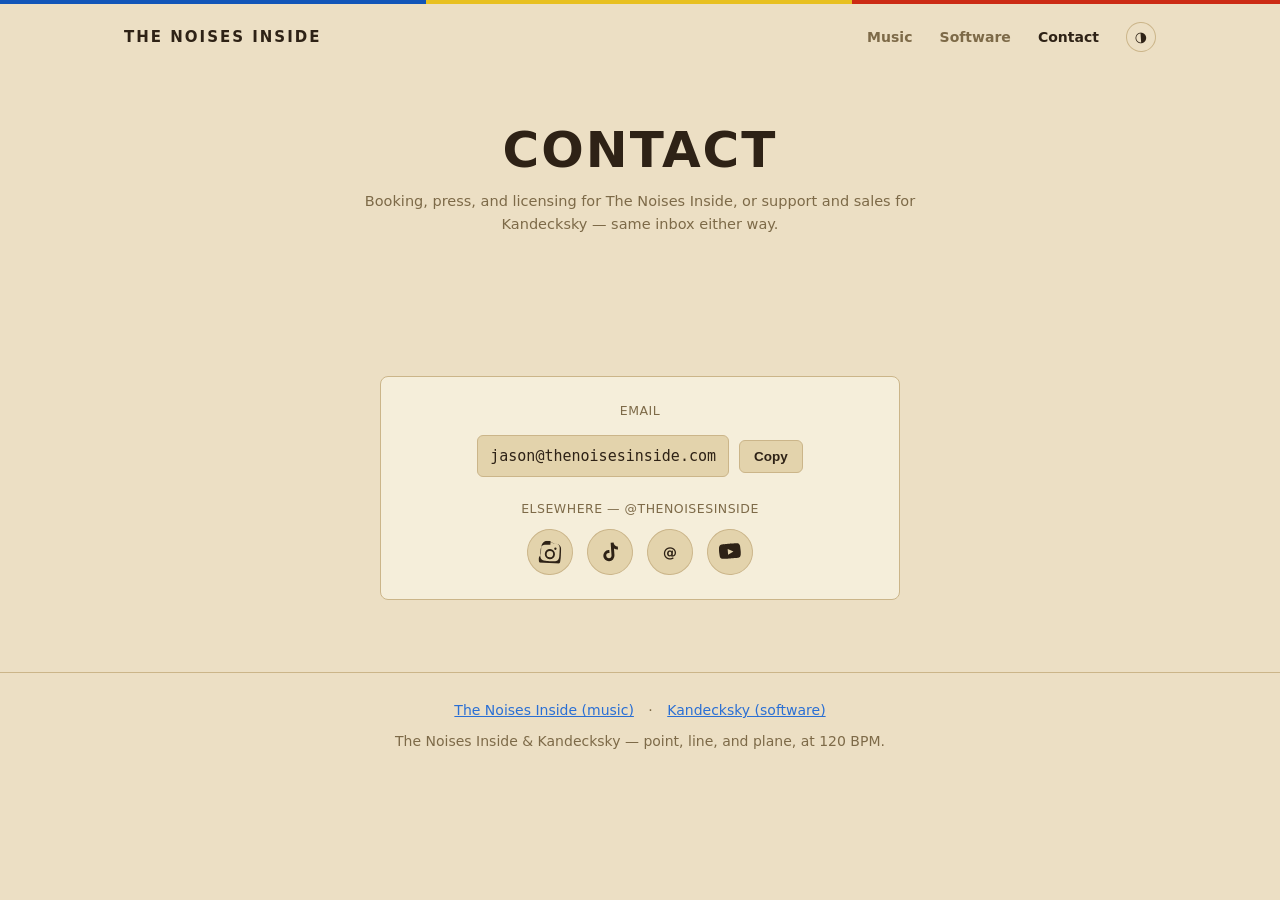
<file: contact.html>
<!DOCTYPE html>
<html lang="en">
<head>
  <meta charset="UTF-8">
  <meta name="viewport" content="width=device-width, initial-scale=1.0">
  <title>Contact — The Noises Inside &amp; Kandecksky</title>
  <meta name="description" content="Get in touch about The Noises Inside (booking, press, licensing) or Kandecksky (support, sales).">
  <link rel="icon" href="favicon.svg" type="image/svg+xml">
  <link rel="icon" href="favicon-32.png" sizes="32x32" type="image/png">
  <link rel="apple-touch-icon" href="apple-touch-icon.png">
  <link rel="stylesheet" href="assets/site.css">
  <script>
    (function () {
      var saved = localStorage.getItem('theme');
      var theme = saved || (matchMedia('(prefers-color-scheme: light)').matches ? 'light' : 'dark');
      document.documentElement.setAttribute('data-theme', theme);
    })();
  </script>
  <style>
    .contact-card {
      background: var(--bg2);
      border: 1px solid var(--border);
      border-radius: 8px;
      padding: 24px;
      max-width: 520px;
      margin: 0 auto;
      text-align: center;
    }
    .contact-card .email-row,
    .contact-card .socials {
      justify-content: center;
    }
    .contact-card .socials-label { text-align: center; }
    .email-row {
      display: flex;
      align-items: center;
      gap: 10px;
      flex-wrap: wrap;
      margin: 14px 0 22px;
    }
    .email-row code {
      background: var(--bg3);
      border: 1px solid var(--border);
      border-radius: 6px;
      padding: 8px 12px;
      font-size: 15px;
    }
    .copy-btn {
      background: var(--bg3);
      border: 1px solid var(--border);
      border-radius: 6px;
      padding: 8px 14px;
      color: var(--text);
      font-size: 13.5px;
      font-weight: 600;
      cursor: pointer;
    }
    .copy-btn:hover { border-color: var(--accent); }
    .copy-btn.copied { border-color: var(--k-blue); color: var(--k-blue); }
    .socials { display: flex; gap: 14px; flex-wrap: wrap; }
    .socials-label { color: var(--muted); font-size: 12.5px; text-transform: uppercase; letter-spacing: 0.5px; margin-bottom: 10px; display: block; }
  </style>
</head>
<body>

<div class="tri-stripe"></div>

<nav class="topnav">
  <a class="brand" href="index.html">The Noises Inside</a>
  <div class="links">
    <a href="index.html">Music</a>
    <a href="kandecksky.html">Software</a>
    <a href="contact.html" aria-current="page">Contact</a>
    <button class="theme-toggle" id="themeToggle" type="button" aria-label="Toggle light/dark theme">◐</button>
  </div>
</nav>

<header class="band-hero">
  <h1 style="letter-spacing:2px">Contact</h1>
  <p class="sub">Booking, press, and licensing for The Noises Inside, or
    support and sales for Kandecksky — same inbox either way.</p>
</header>

<section>
  <div class="contact-card">
    <span class="socials-label">Email</span>
    <div class="email-row">
      <code id="email">jason@thenoisesinside.com</code>
      <button class="copy-btn" id="copyBtn" type="button">Copy</button>
    </div>
    <span class="socials-label">Elsewhere — @thenoisesinside</span>
    <div class="socials">
      <a class="icon-badge" href="https://www.instagram.com/thenoisesinside/" target="_blank" rel="noopener" aria-label="Instagram">
        <svg viewBox="0 0 24 24" aria-hidden="true"><path d="M12 2.2c3.2 0 3.6 0 4.85.06 1.17.06 2.2.24 3.03.57.87.34 1.6.8 2.31 1.51.71.71 1.17 1.44 1.51 2.31.33.83.51 1.86.57 3.03.06 1.25.06 1.65.06 4.85s0 3.6-.06 4.85c-.06 1.17-.24 2.2-.57 3.03a6.12 6.12 0 0 1-1.51 2.31 6.12 6.12 0 0 1-2.31 1.51c-.83.33-1.86.51-3.03.57-1.25.06-1.65.06-4.85.06s-3.6 0-4.85-.06c-1.17-.06-2.2-.24-3.03-.57a6.12 6.12 0 0 1-2.31-1.51 6.12 6.12 0 0 1-1.51-2.31c-.33-.83-.51-1.86-.57-3.03C2.2 15.6 2.2 15.2 2.2 12s0-3.6.06-4.85c.06-1.17.24-2.2.57-3.03a6.12 6.12 0 0 1 1.51-2.31A6.12 6.12 0 0 1 6.65 .3C7.48-.03 8.51-.21 9.68-.27 10.93-.33 11.33-.33 12-.33Zm0 2c-3.14 0-3.51 0-4.74.06-1.02.05-1.87.21-2.51.46-.63.24-1.11.55-1.6 1.04-.49.49-.8.97-1.04 1.6-.25.64-.41 1.49-.46 2.51C1.59 8.9 1.59 9.27 1.59 12s0 3.1.06 4.33c.05 1.02.21 1.87.46 2.51.24.63.55 1.11 1.04 1.6.49.49.97.8 1.6 1.04.64.25 1.49.41 2.51.46 1.23.06 1.6.06 4.74.06s3.51 0 4.74-.06c1.02-.05 1.87-.21 2.51-.46a4.12 4.12 0 0 0 1.6-1.04c.49-.49.8-.97 1.04-1.6.25-.64.41-1.49.46-2.51.06-1.23.06-1.6.06-4.33s0-3.1-.06-4.33c-.05-1.02-.21-1.87-.46-2.51a4.12 4.12 0 0 0-1.04-1.6 4.12 4.12 0 0 0-1.6-1.04c-.64-.25-1.49-.41-2.51-.46C15.51 1.87 15.14 1.87 12 1.87Zm0 4.6a5.53 5.53 0 1 1 0 11.06 5.53 5.53 0 0 1 0-11.06Zm0 2a3.53 3.53 0 1 0 0 7.06 3.53 3.53 0 0 0 0-7.06Zm5.7-3.9a1.3 1.3 0 1 1 0 2.6 1.3 1.3 0 0 1 0-2.6Z"/></svg>
      </a>
      <a class="icon-badge" href="https://www.tiktok.com/@thenoisesinside" target="_blank" rel="noopener" aria-label="TikTok">
        <svg viewBox="0 0 24 24" aria-hidden="true"><path d="M16.6 2h-3.2v13.9c0 1.6-1.3 2.9-2.9 2.9a2.9 2.9 0 0 1 0-5.8c.3 0 .6 0 .9.1V9.9a6.1 6.1 0 0 0-.9-.1A6.1 6.1 0 1 0 16.6 16V8.4c1.2.9 2.7 1.4 4.3 1.4V6.6c-2.4 0-4.3-1.9-4.3-4.6Z"/></svg>
      </a>
      <a class="icon-badge" href="https://www.threads.net/@thenoisesinside" target="_blank" rel="noopener" aria-label="Threads">
        <span aria-hidden="true">@</span>
      </a>
      <a class="icon-badge" href="https://youtube.com/@thenoisesinside" target="_blank" rel="noopener" aria-label="YouTube">
        <svg viewBox="0 0 24 24" aria-hidden="true"><path d="M23.5 6.5s-.23-1.64-.94-2.36c-.9-.94-1.9-.95-2.36-1C16.9 3 12 3 12 3h-.01s-4.9 0-8.2.14c-.46.05-1.46.06-2.36 1C.63 4.86.4 6.5.4 6.5S.15 8.42.15 10.35v1.28c0 1.93.25 3.85.25 3.85s.23 1.64.94 2.36c.9.94 2.08.91 2.6 1.01 1.89.18 8.06.14 8.06.14s4.9-.01 8.2-.15c.46-.06 1.46-.07 2.36-1.01.71-.72.94-2.36.94-2.36s.25-1.92.25-3.85v-1.28c0-1.93-.25-3.85-.25-3.85ZM9.7 14.9V8.6l6.1 3.15-6.1 3.15Z"/></svg>
      </a>
    </div>
  </div>
</section>

<footer>
  <div>
    <a href="index.html">The Noises Inside (music)</a> ·
    <a href="kandecksky.html">Kandecksky (software)</a>
  </div>
  <div style="margin-top:8px">The Noises Inside &amp; Kandecksky — point, line, and plane, at 120 BPM.</div>
</footer>

<script src="assets/site.js"></script>
<script>
(() => {
  const email = document.getElementById('email').textContent.trim();
  const copyBtn = document.getElementById('copyBtn');
  copyBtn.addEventListener('click', async () => {
    try {
      await navigator.clipboard.writeText(email);
      copyBtn.textContent = 'Copied!';
      copyBtn.classList.add('copied');
      setTimeout(() => { copyBtn.textContent = 'Copy'; copyBtn.classList.remove('copied'); }, 1600);
    } catch (_) {
      copyBtn.textContent = 'Select & copy manually';
    }
  });
})();
</script>

</body>
</html>
</file>
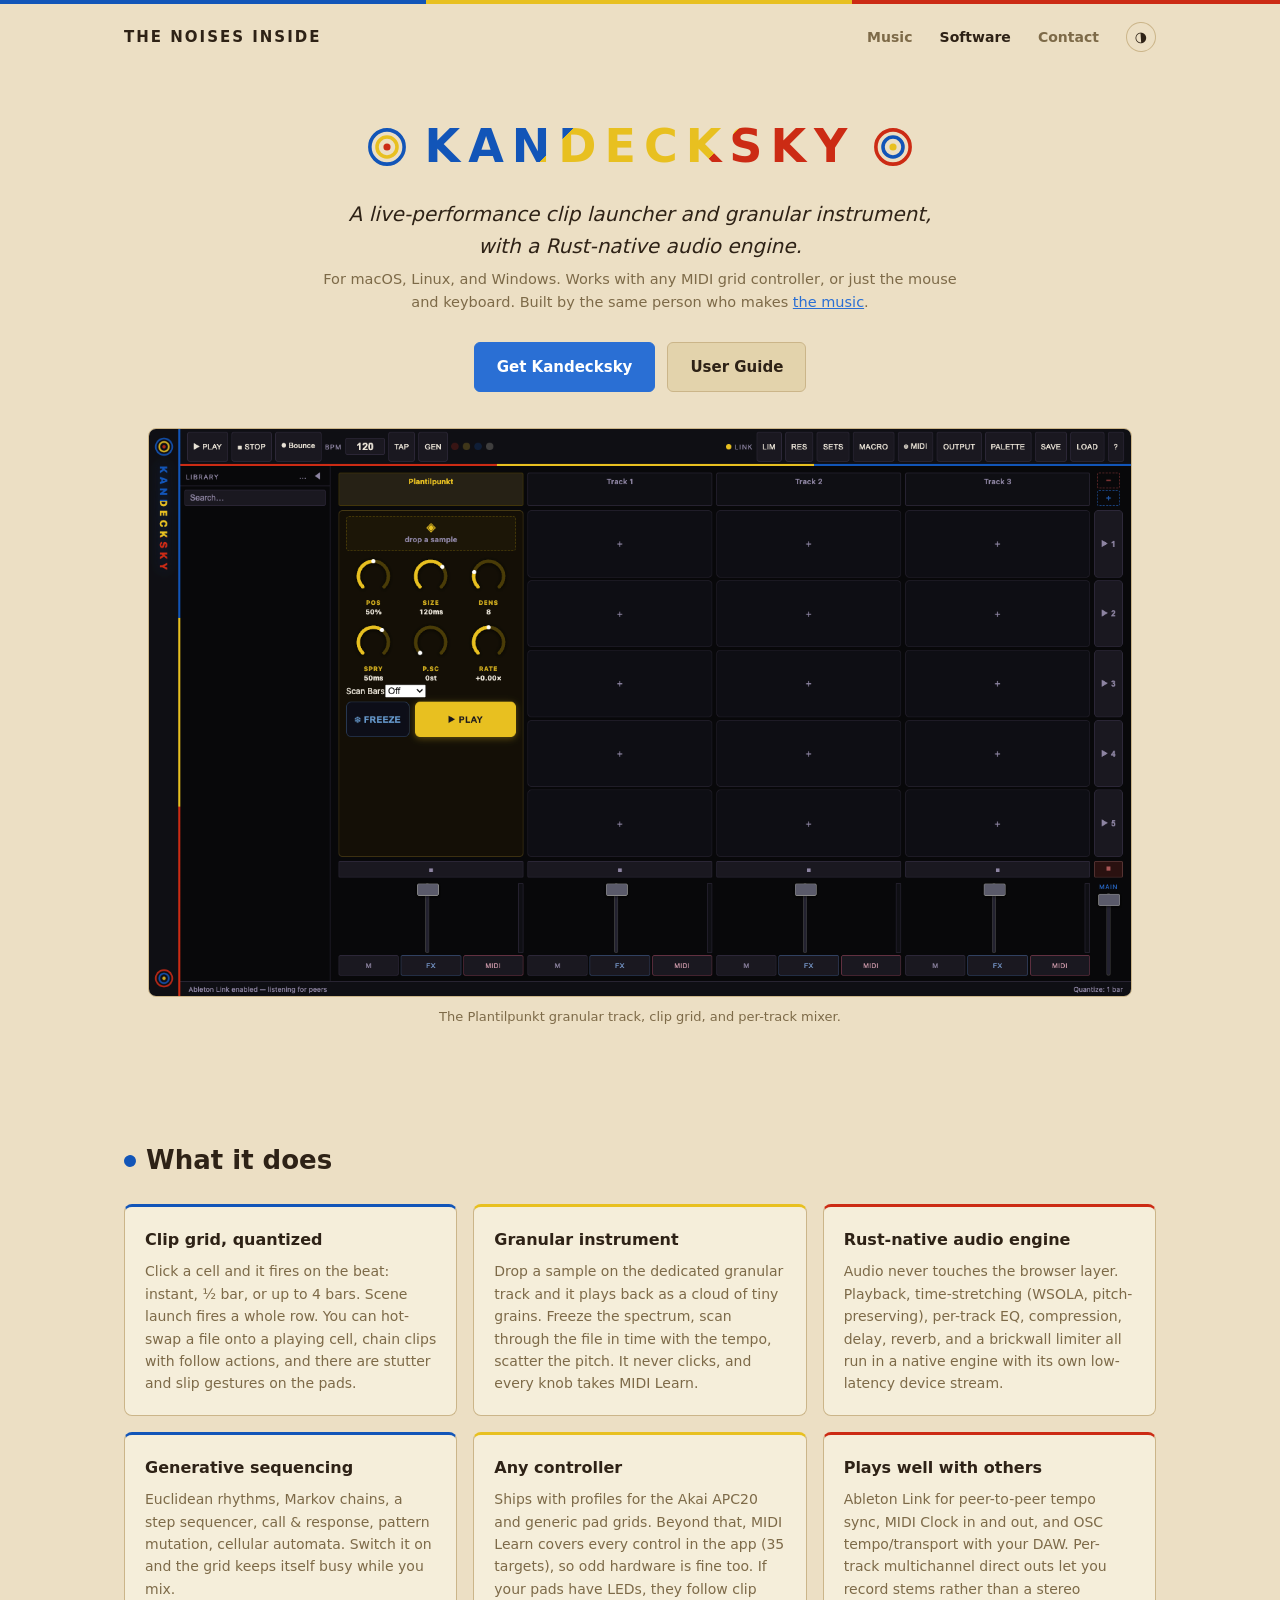
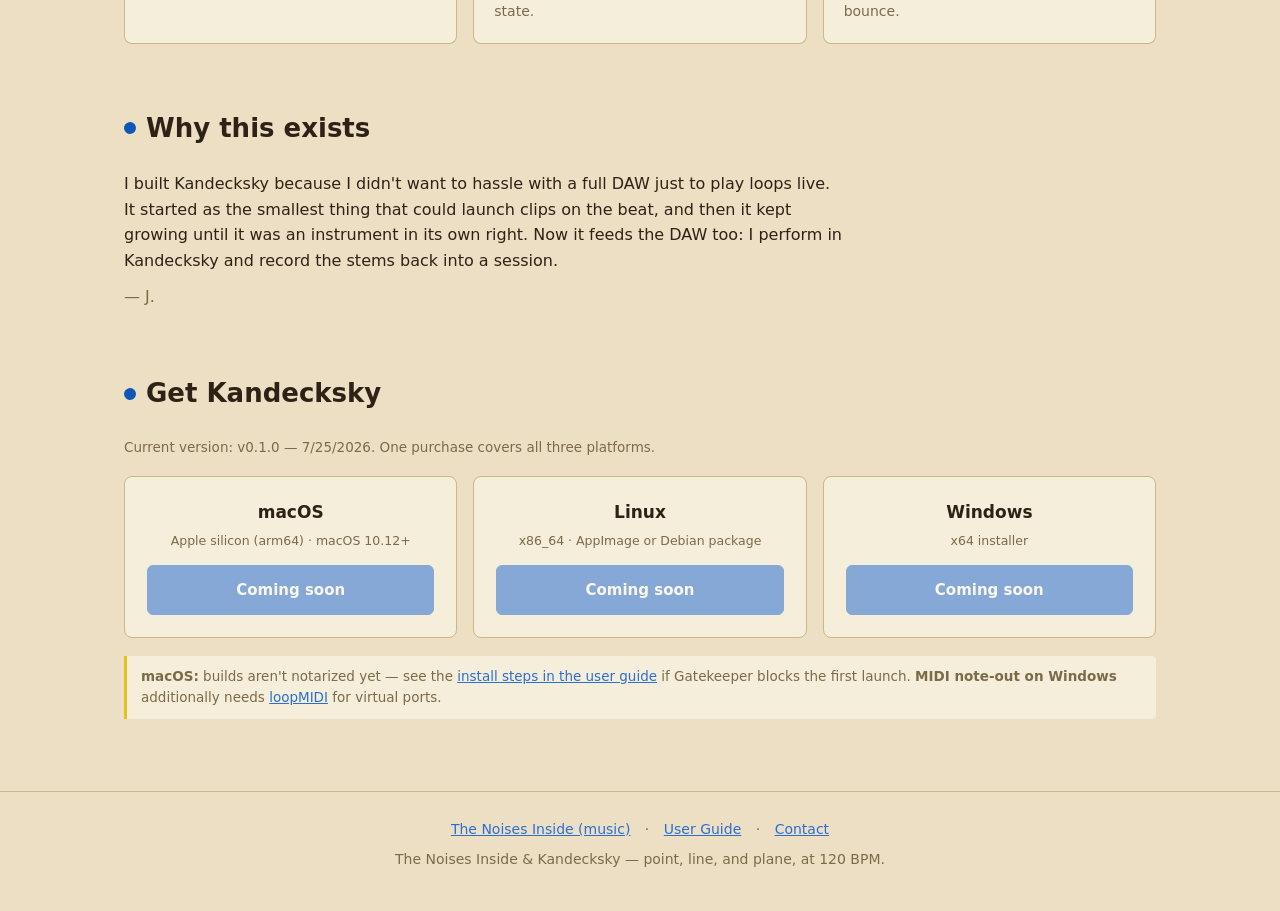
<file: kandecksky.html>
<!DOCTYPE html>
<html lang="en">
<head>
  <meta charset="UTF-8">
  <meta name="viewport" content="width=device-width, initial-scale=1.0">
  <title>Kandecksky — live-performance clip launcher &amp; granular instrument</title>
  <meta name="description" content="A live-performance audio looper: clip grid, granular engine, generative sequencing, Ableton Link, and a Rust-native audio core. macOS, Linux, Windows.">
  <link rel="icon" href="favicon.svg" type="image/svg+xml">
  <link rel="icon" href="favicon-32.png" sizes="32x32" type="image/png">
  <link rel="apple-touch-icon" href="apple-touch-icon.png">
  <link rel="stylesheet" href="assets/site.css">
  <script>
    (function () {
      var saved = localStorage.getItem('theme');
      var theme = saved || (matchMedia('(prefers-color-scheme: light)').matches ? 'light' : 'dark');
      document.documentElement.setAttribute('data-theme', theme);
    })();
  </script>
</head>
<body>

<div class="tri-stripe"></div>

<nav class="topnav">
  <a class="brand" href="index.html">The Noises Inside</a>
  <div class="links">
    <a href="index.html">Music</a>
    <a href="kandecksky.html" aria-current="page">Software</a>
    <a href="contact.html">Contact</a>
    <button class="theme-toggle" id="themeToggle" type="button" aria-label="Toggle light/dark theme">◐</button>
  </div>
</nav>

<header class="k-hero">
  <div class="logo-row">
    <svg width="40" height="40" viewBox="0 0 28 28" aria-hidden="true">
      <circle cx="14" cy="14" r="12" fill="none" stroke="#1255b8" stroke-width="2.5"/>
      <circle cx="14" cy="14" r="7"  fill="none" stroke="#e8c020" stroke-width="2.5"/>
      <circle cx="14" cy="14" r="2.5" fill="#cc2b14"/>
    </svg>
    <h1>Kandecksky</h1>
    <svg width="40" height="40" viewBox="0 0 28 28" aria-hidden="true">
      <circle cx="14" cy="14" r="12" fill="none" stroke="#cc2b14" stroke-width="2.5"/>
      <circle cx="14" cy="14" r="7"  fill="none" stroke="#1255b8" stroke-width="2.5"/>
      <circle cx="14" cy="14" r="2.5" fill="#e8c020"/>
    </svg>
  </div>
  <p class="tagline">A live-performance clip launcher and granular instrument,
    with a Rust-native audio engine.</p>
  <p class="sub">For macOS, Linux, and Windows. Works with any MIDI grid
    controller, or just the mouse and keyboard. Built by the same person who
    makes <a href="index.html">the music</a>.</p>
  <div class="cta-row">
    <a class="btn primary" href="#downloads">Get Kandecksky</a>
    <a class="btn ghost" href="guide/">User Guide</a>
  </div>
  <figure class="shot">
    <img src="assets/screenshot.png" alt="Kandecksky main window: transport bar, granular track, clip grid, and mixer" width="1440" />
    <figcaption>The Plantilpunkt granular track, clip grid, and per-track mixer.</figcaption>
  </figure>
</header>

<section id="features">
  <h2>What it does</h2>
  <div class="features">
    <div class="card">
      <h3>Clip grid, quantized</h3>
      <p>Click a cell and it fires on the beat: instant, ½ bar, or up to
      4 bars. Scene launch fires a whole row. You can hot-swap a file onto a
      playing cell, chain clips with follow actions, and there are stutter
      and slip gestures on the pads.</p>
    </div>
    <div class="card">
      <h3>Granular instrument</h3>
      <p>Drop a sample on the dedicated granular track and it plays back as a
      cloud of tiny grains. Freeze the spectrum, scan through the file in
      time with the tempo, scatter the pitch. It never clicks, and every
      knob takes MIDI Learn.</p>
    </div>
    <div class="card">
      <h3>Rust-native audio engine</h3>
      <p>Audio never touches the browser layer. Playback, time-stretching
      (WSOLA, pitch-preserving), per-track EQ, compression, delay, reverb,
      and a brickwall limiter all run in a native engine with its own
      low-latency device stream.</p>
    </div>
    <div class="card">
      <h3>Generative sequencing</h3>
      <p>Euclidean rhythms, Markov chains, a step sequencer, call &amp;
      response, pattern mutation, cellular automata. Switch it on and the
      grid keeps itself busy while you mix.</p>
    </div>
    <div class="card">
      <h3>Any controller</h3>
      <p>Ships with profiles for the Akai APC20 and generic pad grids. Beyond
      that, MIDI Learn covers every control in the app (35 targets), so odd
      hardware is fine too. If your pads have LEDs, they follow clip
      state.</p>
    </div>
    <div class="card">
      <h3>Plays well with others</h3>
      <p>Ableton Link for peer-to-peer tempo sync, MIDI Clock in and out, and
      OSC tempo/transport with your DAW. Per-track multichannel direct outs
      let you record stems rather than a stereo bounce.</p>
    </div>
  </div>
</section>

<section id="why">
  <h2>Why this exists</h2>
  <p style="max-width:720px">
    I built Kandecksky because I didn't want to hassle with a full DAW just to
    play loops live. It started as the smallest thing that could launch clips
    on the beat, and then it kept growing until it was an instrument in its
    own right. Now it feeds the DAW too: I perform in Kandecksky and record
    the stems back into a session.
  </p>
  <p style="color:var(--muted); margin-top:10px">— J.</p>
</section>

<section id="downloads">
  <h2>Get Kandecksky</h2>
  <p id="release-line">One purchase covers all three platforms.</p>
  <div class="dl-grid">
    <div class="dl">
      <h3>macOS</h3>
      <div class="arch">Apple silicon (arm64) · macOS 10.12+</div>
      <div class="price" data-price>—</div>
      <a class="btn primary" data-buy>Buy</a>
      <a class="alt" data-owned>Already bought? Downloads</a>
    </div>
    <div class="dl">
      <h3>Linux</h3>
      <div class="arch">x86_64 · AppImage or Debian package</div>
      <div class="price" data-price>—</div>
      <a class="btn primary" data-buy>Buy</a>
      <a class="alt" data-owned>Already bought? Downloads</a>
    </div>
    <div class="dl">
      <h3>Windows</h3>
      <div class="arch">x64 installer</div>
      <div class="price" data-price>—</div>
      <a class="btn primary" data-buy>Buy</a>
      <a class="alt" data-owned>Already bought? Downloads</a>
    </div>
  </div>
  <p class="dl-note">
    <strong>macOS:</strong> builds aren't notarized yet — see the
    <a href="guide/#quick-start">install steps in the user guide</a> if
    Gatekeeper blocks the first launch. <strong>MIDI note-out on
    Windows</strong> additionally needs
    <a href="https://www.tobias-erichsen.de/software/loopmidi.html">loopMIDI</a>
    for virtual ports.
  </p>
</section>

<footer>
  <div>
    <a href="index.html">The Noises Inside (music)</a> ·
    <a href="guide/">User Guide</a> ·
    <a href="contact.html">Contact</a>
  </div>
  <div style="margin-top:8px">The Noises Inside &amp; Kandecksky — point, line, and plane, at 120 BPM.</div>
</footer>

<script src="assets/site.js"></script>
<script>
// ---------------------------------------------------------------------------
// Store configuration. Leave `checkout` null to keep the page in its
// pre-launch state.
// ---------------------------------------------------------------------------
const STORE = {
  checkout: null, // pre-launch: purchases paused for testing, see stripe link below to re-enable
  // checkout: 'https://buy.stripe.com/14A5kF1ob52oe4l3He1VK00',
  library:  null,
  price:    '$19.99',
};

(() => {
  const set = (sel, fn) => document.querySelectorAll(sel).forEach(fn);

  set('[data-price]', el => { el.textContent = STORE.price; });

  if (STORE.checkout) {
    set('[data-buy]', el => { el.href = STORE.checkout; });
  } else {
    set('[data-buy]', el => {
      el.classList.add('disabled');
      el.textContent = 'Coming soon';
      el.removeAttribute('href');
    });
    set('[data-price]', el => { el.textContent = ''; });
  }

  if (STORE.library) {
    set('[data-owned]', el => { el.href = STORE.library; });
  } else {
    set('[data-owned]', el => el.remove());
  }
})();

// Version line. The private build repo publishes release.json here on each
// tagged release, so this stays current without touching the page.
(async () => {
  const line = document.getElementById('release-line');
  try {
    const r = await fetch('release.json', { cache: 'no-cache' });
    if (!r.ok) throw new Error(r.status);
    const rel = await r.json();
    // Parse as a local date: bare 'YYYY-MM-DD' is treated as UTC midnight,
    // which renders a day early for anyone west of Greenwich.
    const when = new Date(rel.date + 'T00:00:00').toLocaleDateString();
    line.textContent =
      `Current version: ${rel.version} — ${when}. One purchase covers all three platforms.`;
  } catch (_) {
    // Keep the static copy already in the markup.
  }
})();
</script>

</body>
</html>
</file>
<file: assets/site.css>
:root {
  /* dark tea-stain: the inverse of the light theme's parchment below —
     dark's --bg2 tone doubles as light's --text, and vice versa */
  --bg:      #1b140d;
  --bg2:     #241b12;
  --bg3:     #2e2216;
  --border:  #40311f;
  --text:    #ecdfc4;
  --muted:   #a4906a;
  --k-blue:   #1255b8;
  --k-yellow: #e8c020;
  --k-red:    #cc2b14;
  --accent:   #2a6fd4;
  --tni-accent: #cc2b14;
}
:root[data-theme="light"] {
  /* aged-parchment / tea-stained paper */
  --bg:      #ecdfc4;
  --bg2:     #f5eeda;
  --bg3:     #e3d3ac;
  --border:  #cbb589;
  --text:    #2e2216;
  --muted:   #7d6a48;
}
* { box-sizing: border-box; margin: 0; padding: 0; }
html { scroll-behavior: smooth; }
body {
  font-family: system-ui, -apple-system, "Segoe UI", sans-serif;
  background: var(--bg);
  color: var(--text);
  line-height: 1.6;
  transition: background-color .2s ease, color .2s ease;
}
a { color: var(--accent); }

/* subtle dada-collage touches: a tilted little mark before each heading */
h2 {
  display: flex;
  align-items: center;
  gap: 10px;
}
h2::before {
  content: '';
  width: 12px;
  height: 12px;
  background: var(--tni-accent);
  border-radius: 2px;
  transform: rotate(18deg);
  flex-shrink: 0;
}
#features h2::before, #why h2::before, #downloads h2::before {
  background: var(--k-blue);
  border-radius: 50%;
  transform: rotate(-12deg);
}
.card, .discog .art {
  transition: transform .15s ease, border-color .15s ease;
}
.card:hover { transform: rotate(-0.6deg) translateY(-2px); }
.discog a:hover .art { transform: rotate(-1.4deg); }

.theme-toggle {
  background: none;
  border: 1px solid var(--border);
  border-radius: 999px;
  width: 30px;
  height: 30px;
  display: inline-flex;
  align-items: center;
  justify-content: center;
  color: var(--text);
  cursor: pointer;
  font-size: 14px;
  margin-left: 22px;
  transform: rotate(-4deg);
}
.theme-toggle:hover { border-color: var(--tni-accent); }

.tri-stripe {
  height: 4px;
  background: linear-gradient(to right,
    var(--k-blue) 0%, var(--k-blue) 33.3%,
    var(--k-yellow) 33.3%, var(--k-yellow) 66.6%,
    var(--k-red) 66.6%, var(--k-red) 100%);
}

.topnav {
  max-width: 1080px;
  margin: 0 auto;
  padding: 18px 24px;
  display: flex;
  align-items: center;
  justify-content: space-between;
  flex-wrap: wrap;
  gap: 12px;
}
.topnav .brand {
  font-weight: 800;
  letter-spacing: 2px;
  text-transform: uppercase;
  font-size: 15px;
  color: var(--text);
  text-decoration: none;
}
.topnav .links a {
  color: var(--muted);
  text-decoration: none;
  font-size: 14px;
  font-weight: 600;
  margin-left: 22px;
}
.topnav .links a:hover, .topnav .links a[aria-current="page"] { color: var(--text); }

header {
  max-width: 1080px;
  margin: 0 auto;
  padding: 40px 24px 56px;
  text-align: center;
}
header.band-hero h1 {
  font-size: clamp(30px, 6vw, 50px);
  font-weight: 900;
  letter-spacing: 4px;
  text-transform: uppercase;
  color: var(--text);
}
.band-hero .tagline, .k-hero .tagline {
  font-size: clamp(16px, 2.2vw, 20px);
  color: var(--text);
  max-width: 620px;
  margin: 14px auto 6px;
  font-style: italic;
}
.band-hero .sub, .k-hero .sub {
  color: var(--muted);
  max-width: 640px;
  margin: 0 auto 28px;
  font-size: 14.5px;
}
.cta-row {
  display: flex;
  gap: 12px;
  justify-content: center;
  flex-wrap: wrap;
}
.btn {
  display: inline-block;
  padding: 12px 22px;
  border-radius: 6px;
  font-weight: 700;
  font-size: 15px;
  text-decoration: none;
  border: 1px solid var(--border);
}
.btn.primary { background: var(--accent); color: #fff; border-color: var(--accent); }
.btn.primary:hover { background: #3a7fe4; }
.btn.ghost { background: var(--bg3); color: var(--text); }
.btn.ghost:hover { border-color: var(--accent); }
.btn.tni { background: var(--tni-accent); color: #fff; border-color: var(--tni-accent); }
.btn.tni:hover { background: #e0341a; }

.logo-row {
  display: flex;
  align-items: center;
  justify-content: center;
  gap: 18px;
  margin-bottom: 14px;
}
header.k-hero h1 {
  font-size: clamp(30px, 5.4vw, 46px);
  font-weight: 900;
  letter-spacing: 8px;
  text-transform: uppercase;
  background: linear-gradient(135deg,
    var(--k-blue) 0%, var(--k-blue) 33%,
    var(--k-yellow) 33%, var(--k-yellow) 66%,
    var(--k-red) 66%, var(--k-red) 100%);
  -webkit-background-clip: text;
  background-clip: text;
  -webkit-text-fill-color: transparent;
  color: transparent;
}

.shot {
  max-width: 1080px;
  margin: 36px auto 0;
  padding: 0 24px;
}
.shot img {
  width: 100%;
  border: 1px solid var(--border);
  border-radius: 8px;
  display: block;
}
.shot figcaption {
  color: var(--muted);
  font-size: 13px;
  text-align: center;
  padding-top: 10px;
}

section {
  max-width: 1080px;
  margin: 0 auto;
  padding: 56px 24px 8px;
}
section.divider {
  border-top: 1px solid var(--border);
  padding-top: 64px;
}
h2 {
  font-size: 26px;
  font-weight: 800;
  margin-bottom: 22px;
}
.features {
  display: grid;
  grid-template-columns: repeat(auto-fit, minmax(300px, 1fr));
  gap: 16px;
}
.card {
  background: var(--bg2);
  border: 1px solid var(--border);
  border-radius: 8px;
  padding: 20px;
  border-top: 3px solid var(--k-blue);
}
.card:nth-child(3n+2) { border-top-color: var(--k-yellow); }
.card:nth-child(3n)   { border-top-color: var(--k-red); }
.card h3 { font-size: 16px; margin-bottom: 8px; }
.card p { color: var(--muted); font-size: 14px; }

.icon-badge {
  width: 46px;
  height: 46px;
  border-radius: 50%;
  border: 1px solid var(--border);
  background: var(--bg3);
  display: flex;
  align-items: center;
  justify-content: center;
  color: var(--text);
  text-decoration: none;
  font-weight: 800;
  font-size: 14px;
  transition: transform .15s ease, border-color .15s ease;
  flex-shrink: 0;
}
.icon-badge:nth-child(2n) { transform: rotate(-4deg); }
.icon-badge:nth-child(2n+1) { transform: rotate(3deg); }
.icon-badge:hover { border-color: var(--tni-accent); transform: rotate(0deg) scale(1.06); }
.icon-badge svg { width: 22px; height: 22px; fill: currentColor; }

.resource-card { position: relative; }
.resource-card .icon-row { display: flex; align-items: center; gap: 10px; margin-bottom: 10px; }
.resource-logo {
  height: 40px;
  min-width: 40px;
  padding: 6px 10px;
  border-radius: 8px;
  display: inline-flex;
  align-items: center;
  justify-content: center;
  flex-shrink: 0;
  transform: rotate(-2deg);
}
.resource-logo img { height: 100%; width: auto; display: block; }
.resource-card .member-tag {
  margin-left: auto;
  flex-shrink: 0;
  font-size: 11px;
  font-weight: 700;
  text-transform: uppercase;
  letter-spacing: 0.5px;
  color: var(--muted);
  border: 1px solid var(--border);
  border-radius: 999px;
  padding: 3px 9px;
}
.resource-card p { margin-bottom: 10px; }
.resource-card a { font-size: 13.5px; font-weight: 600; text-decoration: none; }

.discog {
  display: grid;
  grid-template-columns: repeat(auto-fit, minmax(150px, 1fr));
  gap: 16px;
  margin-top: 8px;
}
.discog a {
  display: block;
  color: var(--text);
  text-decoration: none;
}
.discog .art {
  width: 100%;
  aspect-ratio: 1 / 1;
  object-fit: cover;
  border-radius: 6px;
  border: 1px solid var(--border);
  display: block;
}
.discog a:hover .art { border-color: var(--tni-accent); }
.discog .title {
  font-size: 14px;
  font-weight: 600;
  margin-top: 8px;
  display: block;
}
.discog .year { color: var(--muted); font-weight: 400; font-size: 12.5px; display: block; margin-top: 2px; }

.dl-grid {
  display: grid;
  grid-template-columns: repeat(auto-fit, minmax(260px, 1fr));
  gap: 16px;
}
.dl {
  background: var(--bg2);
  border: 1px solid var(--border);
  border-radius: 8px;
  padding: 22px;
  text-align: center;
}
.dl h3 { font-size: 17px; margin-bottom: 4px; }
.dl .arch { color: var(--muted); font-size: 12.5px; margin-bottom: 14px; }
.dl .btn { width: 100%; }
.dl .alt { display: block; margin-top: 10px; font-size: 13px; }
.dl-note code {
  background: var(--bg3);
  border: 1px solid var(--border);
  border-radius: 4px;
  padding: 1px 5px;
  font-size: 12px;
  word-break: break-all;
}
.dl-note {
  color: var(--muted);
  font-size: 13.5px;
  margin-top: 18px;
  border-left: 3px solid var(--k-yellow);
  background: var(--bg2);
  padding: 10px 14px;
  border-radius: 0 4px 4px 0;
}
#release-line { color: var(--muted); font-size: 13.5px; margin-bottom: 18px; }
.dl .price {
  font-size: 22px;
  font-weight: 700;
  color: var(--text);
  margin-bottom: 12px;
}
.btn.disabled {
  opacity: 0.55;
  pointer-events: none;
}

footer {
  margin-top: 64px;
  border-top: 1px solid var(--border);
  padding: 26px 24px 40px;
  text-align: center;
  color: var(--muted);
  font-size: 14px;
}
footer a { margin: 0 10px; }
</file>
<file: guide/help.css>
/* Kandecksky user guide — self-contained, offline. Mirrors the app's dark
   canvas + Kandinsky triad without importing the app stylesheet, so the help
   window renders identically no matter what skin the app is wearing. */

:root {
  --bg:      #0d0d0d;
  --bg2:     #161616;
  --bg3:     #1f1f1f;
  --border:  #2e2e2e;
  --text:    #e4e2dc;
  --muted:   #8f8d86;
  --k-blue:   #1255b8;
  --k-yellow: #e8c020;
  --k-red:    #cc2b14;
  --accent:   #2a6fd4;
  --code-bg:  #191919;
}

* { box-sizing: border-box; margin: 0; padding: 0; }

html { scroll-behavior: smooth; }

body {
  font-family: system-ui, -apple-system, "Segoe UI", sans-serif;
  font-size: 14px;
  line-height: 1.65;
  background: var(--bg);
  color: var(--text);
  display: flex;
}

/* ── Sidebar TOC ─────────────────────────────────────────── */
nav {
  width: 230px;
  flex-shrink: 0;
  position: sticky;
  top: 0;
  height: 100vh;
  overflow-y: auto;
  background: var(--bg2);
  padding: 18px 0 24px;
  /* blue / yellow / red — same order as the app's brand rail */
  border-right: 3px solid transparent;
  border-image: linear-gradient(to bottom,
    var(--k-blue)   0%, var(--k-blue)   33.3%,
    var(--k-yellow) 33.3%, var(--k-yellow) 66.6%,
    var(--k-red)    66.6%, var(--k-red)   100%
  ) 1;
}

nav .nav-title {
  display: flex;
  align-items: center;
  gap: 8px;
  padding: 0 16px 14px;
  font-weight: 900;
  letter-spacing: 2px;
  font-size: 13px;
  text-transform: uppercase;
}

nav a {
  display: block;
  padding: 4px 16px;
  color: var(--muted);
  text-decoration: none;
  font-size: 12.5px;
}
nav a:hover { color: var(--text); background: var(--bg3); }
nav .nav-group {
  margin-top: 12px;
  padding: 0 16px 2px;
  font-size: 10px;
  letter-spacing: 1.5px;
  text-transform: uppercase;
  color: var(--muted);
  opacity: 0.7;
}

/* ── Content ─────────────────────────────────────────────── */
main {
  flex: 1;
  min-width: 0;
  max-width: 780px;
  padding: 28px 40px 80px;
}

h1 {
  font-size: 26px;
  font-weight: 900;
  letter-spacing: 1px;
  margin-bottom: 6px;
}
.subtitle { color: var(--muted); margin-bottom: 30px; }

section { margin-bottom: 44px; }

h2 {
  font-size: 19px;
  font-weight: 800;
  margin-bottom: 12px;
  padding-top: 18px;
  padding-bottom: 6px;
  border-bottom: 2px solid transparent;
  border-image: linear-gradient(to right,
    var(--k-blue) 0%, var(--k-blue) 33.3%,
    var(--k-yellow) 33.3%, var(--k-yellow) 66.6%,
    var(--k-red) 66.6%, var(--k-red) 100%
  ) 1;
}

h3 {
  font-size: 15px;
  font-weight: 700;
  margin: 18px 0 6px;
  color: var(--k-yellow);
}

p, ul, ol { margin-bottom: 10px; }
ul, ol { padding-left: 22px; }
li { margin-bottom: 4px; }

a { color: var(--accent); }

kbd {
  display: inline-block;
  padding: 1px 6px;
  font-family: ui-monospace, "SF Mono", Menlo, monospace;
  font-size: 11.5px;
  background: var(--bg3);
  border: 1px solid var(--border);
  border-bottom-width: 2px;
  border-radius: 4px;
}

code {
  font-family: ui-monospace, "SF Mono", Menlo, monospace;
  font-size: 12.5px;
  background: var(--code-bg);
  border: 1px solid var(--border);
  border-radius: 3px;
  padding: 1px 5px;
}

table {
  width: 100%;
  border-collapse: collapse;
  margin: 10px 0 14px;
  font-size: 13px;
}
th, td {
  text-align: left;
  padding: 6px 10px;
  border: 1px solid var(--border);
  vertical-align: top;
}
th {
  background: var(--bg3);
  font-size: 11px;
  letter-spacing: 1px;
  text-transform: uppercase;
}
tbody tr:nth-child(even) { background: var(--bg2); }

.callout {
  border-left: 3px solid var(--k-yellow);
  background: var(--bg2);
  padding: 10px 14px;
  border-radius: 0 4px 4px 0;
  margin: 12px 0;
}
.callout.warn { border-left-color: var(--k-red); }
.callout.tip  { border-left-color: var(--k-blue); }
.callout .label {
  display: block;
  font-size: 10px;
  font-weight: 800;
  letter-spacing: 1.5px;
  text-transform: uppercase;
  color: var(--muted);
  margin-bottom: 3px;
}

/* State-colour swatches used when describing pad/LED feedback */
.state {
  display: inline-block;
  width: 10px; height: 10px;
  border-radius: 2px;
  margin-right: 4px;
  vertical-align: baseline;
}
.state.green { background: #3fae4a; }
.state.amber { background: #e8a020; }
.state.red   { background: #cc2b14; }

@media print {
  nav { display: none; }
  body { background: #fff; color: #111; }
  main { max-width: none; }
}
</file>
